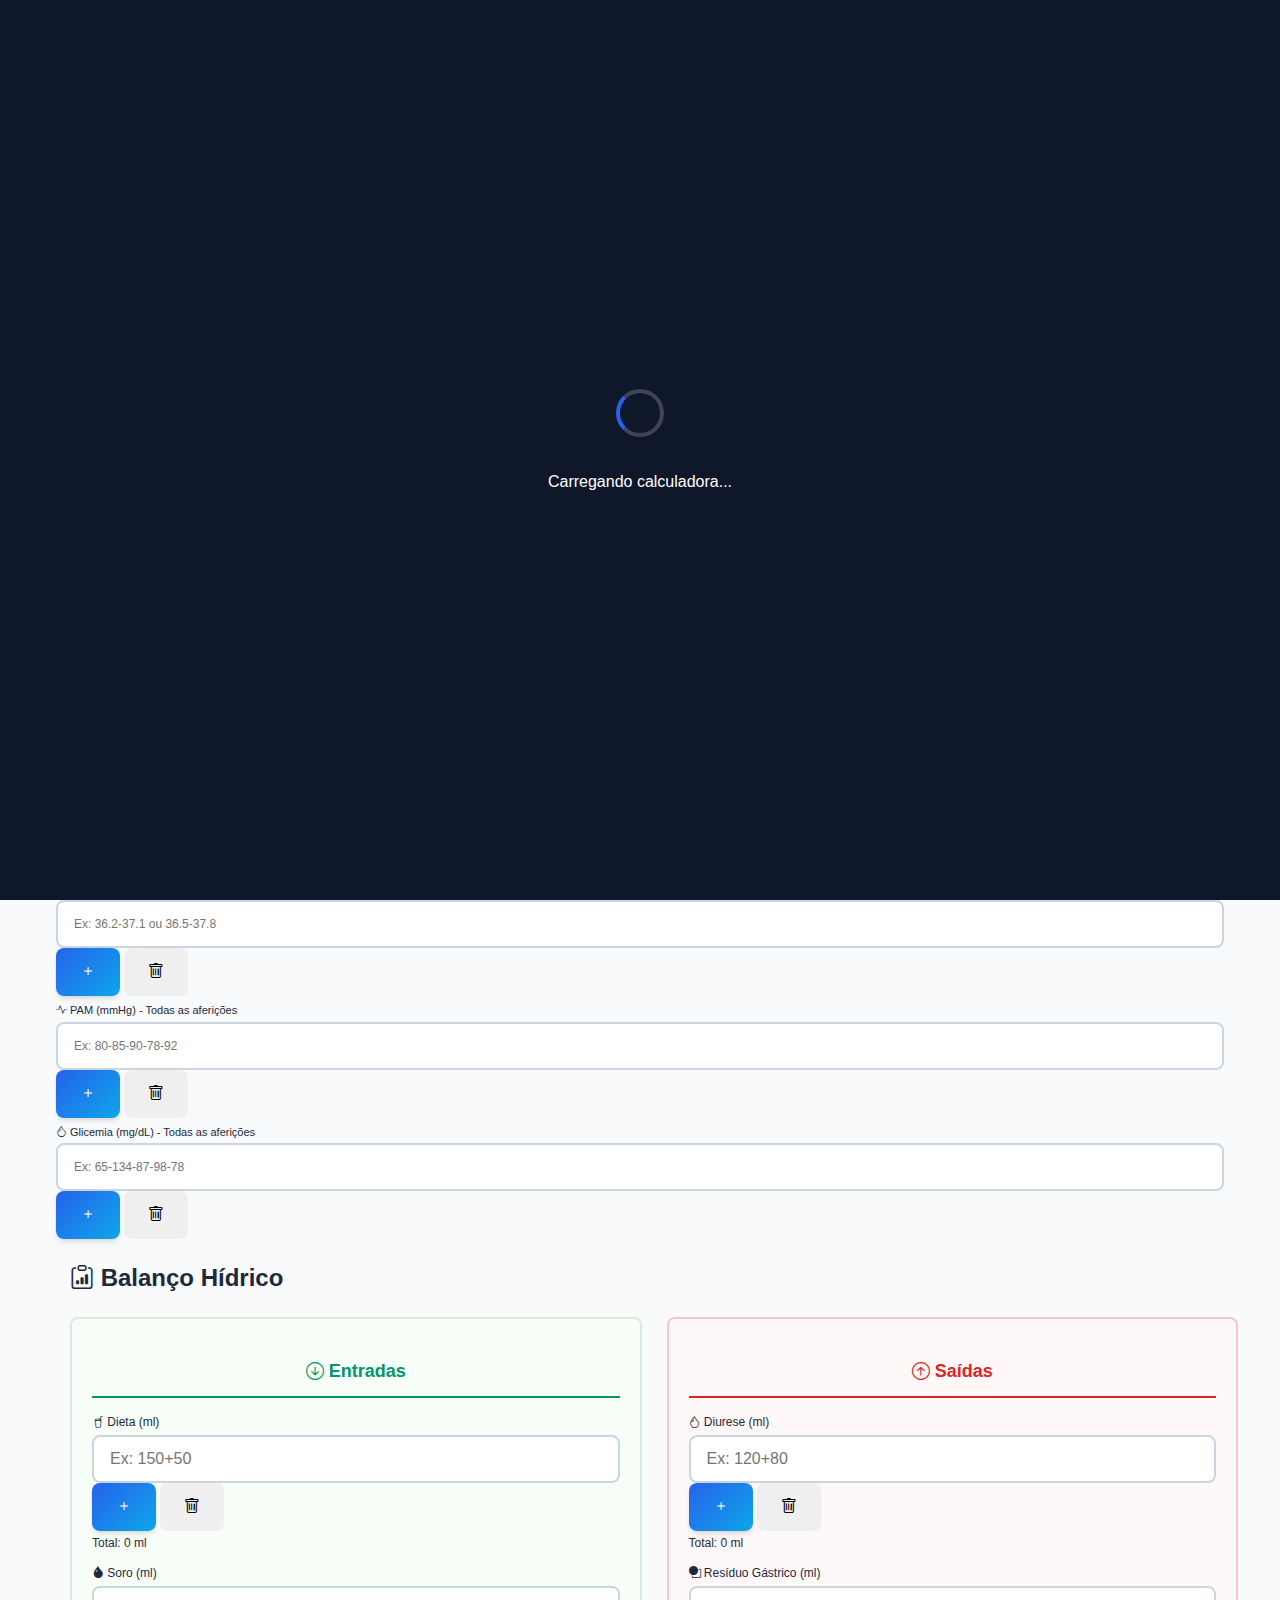
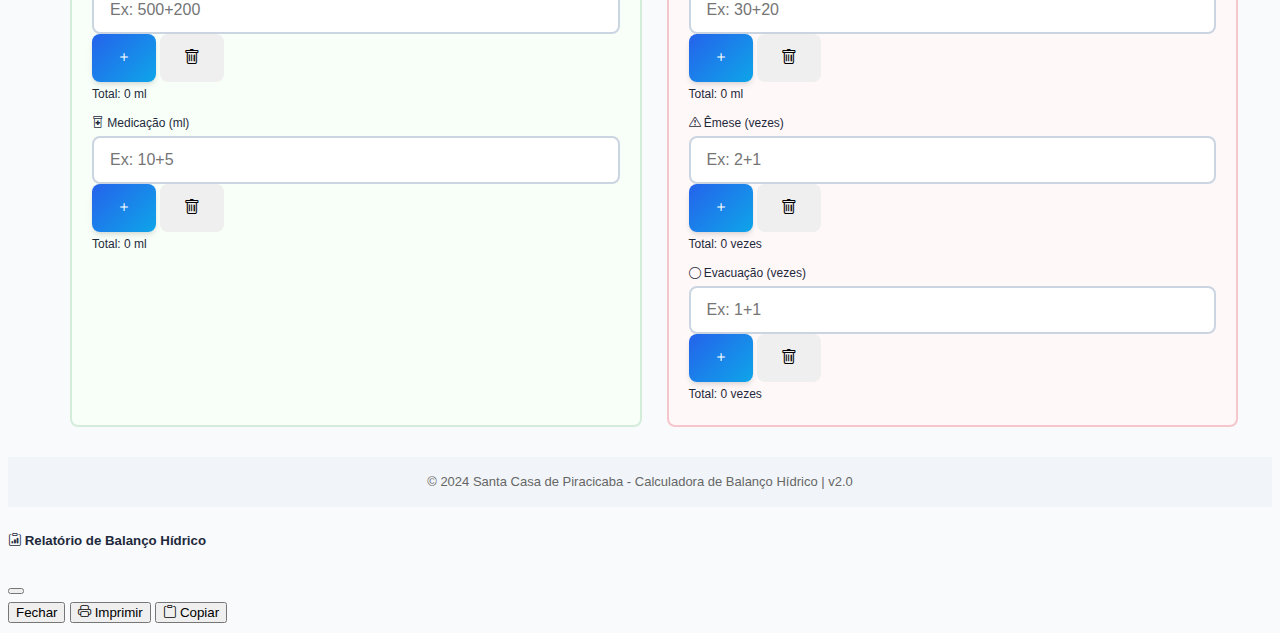
<file: index.html>
<!DOCTYPE html>
<html lang="pt-BR">
<head>
    <meta charset="UTF-8">
    <meta name="viewport" content="width=device-width, initial-scale=1.0, user-scalable=yes">
    <title>Calculadora de Balanço Hídrico | Santa Casa Piracicaba</title>
    
    <!-- Preload critical resources -->
    <link rel="preload" href="https://fonts.googleapis.com/css2?family=Inter:wght@400;500;600;700&display=swap" as="style">
    <link rel="preload" href="static/css/healthcare-theme.css" as="style">
    
    <!-- Security Headers -->
    <meta http-equiv="Content-Security-Policy" content="
        default-src 'self';
        script-src 'self' 'unsafe-inline' https://cdn.jsdelivr.net;
        style-src 'self' 'unsafe-inline' https://cdn.jsdelivr.net https://fonts.googleapis.com;
        font-src 'self' https://cdn.jsdelivr.net https://fonts.gstatic.com;
        img-src 'self' data:;
        connect-src 'self';
        frame-ancestors 'none';
        base-uri 'self';
        form-action 'self';
    ">
    <meta http-equiv="X-Content-Type-Options" content="nosniff">
    <meta http-equiv="X-Frame-Options" content="DENY">
    <meta http-equiv="X-XSS-Protection" content="1; mode=block">
    <meta http-equiv="Referrer-Policy" content="strict-origin-when-cross-origin">
    
    <!-- PWA Manifest -->
    <link rel="manifest" href="manifest.json">
    <meta name="theme-color" content="#2563eb">
    <meta name="apple-mobile-web-app-capable" content="yes">
    <meta name="apple-mobile-web-app-status-bar-style" content="default">
    <meta name="apple-mobile-web-app-title" content="Balanço Hídrico">
    
    <!-- Favicon -->
    <link rel="icon" type="image/svg+xml" href="static/img/favicon.svg">
    <link rel="icon" type="image/png" href="static/img/favicon.png">
    
    <!-- Fonts & Styles -->
    <link href="https://fonts.googleapis.com/css2?family=Inter:wght@400;500;600;700&display=swap" rel="stylesheet">
    <link href="https://cdn.jsdelivr.net/npm/bootstrap-icons@1.11.1/font/bootstrap-icons.css" rel="stylesheet">
    <link href="static/css/healthcare-theme.css" rel="stylesheet">
    
    <!-- SEO & Accessibility -->
    <meta name="description" content="Calculadora profissional de balanço hídrico para equipes médicas. Interface otimizada para dispositivos móveis e ambientes hospitalares.">
    <meta name="keywords" content="balanço hídrico, calculadora médica, UTI, pediatria, Santa Casa Piracicaba">
    <meta name="author" content="Santa Casa de Piracicaba">
    
    <!-- Open Graph -->
    <meta property="og:title" content="Calculadora de Balanço Hídrico - Santa Casa Piracicaba">
    <meta property="og:description" content="Ferramenta profissional para cálculo de balanço hídrico em ambiente hospitalar">
    <meta property="og:type" content="website">
    <meta property="og:image" content="static/img/og-image.jpg">
</head>
<body>
    <!-- Loading Screen -->
    <div id="loading-screen" class="loading-screen" aria-hidden="true">
        <div class="loading-spinner"></div>
        <p>Carregando calculadora...</p>
    </div>

    <!-- Skip Navigation -->
    <a href="#main-content" class="sr-only" tabindex="1">Pular para o conteúdo principal</a>

    <!-- Header -->
    <header class="healthcare-header" role="banner">
        <div class="healthcare-container">
            <a href="#" class="healthcare-logo" aria-label="Santa Casa Piracicaba - Calculadora de Balanço Hídrico">
                <i class="bi bi-heart-pulse-fill" aria-hidden="true"></i>
                <div>Calculadora de Balanço Hídrico - Santa Casa Piracicaba</div>
            </a>
        </div>
    </header>

    <!-- Main Content -->
    <main id="main-content" class="healthcare-container" role="main">
        
        <!-- Desktop Toolbar -->
        <div class="desktop-toolbar">
            <div class="toolbar-section">
                <div class="period-selector-toolbar" style="display: flex; align-items: center; gap: 15px;">
                    <label class="form-label" style="margin: 0; font-weight: 600;">Período de Avaliação:</label>
                    <label class="radio-compact" style="margin: 0;">
                        <input type="radio" name="timeframe" value="12" id="period-12">
                        <span>12 horas</span>
                    </label>
                    <label class="radio-compact" style="margin: 0;">
                        <input type="radio" name="timeframe" value="24" id="period-24" checked>
                        <span>24 horas</span>
                    </label>
                </div>
            </div>
            
            <div class="toolbar-section">
                <div class="button-group-desktop">
                    <button type="button" class="healthcare-button primary lg" onclick="calculateBalance()" id="calculate-button">
                        <i class="bi bi-calculator"></i>
                        <span>Calcular Balanço</span>
                        <kbd>Ctrl+Enter</kbd>
                    </button>
                    <button type="button" class="healthcare-button secondary" onclick="newPatient()">
                        <i class="bi bi-plus-circle"></i>
                        <span>Novo Paciente</span>
                        <kbd>Ctrl+N</kbd>
                    </button>
                </div>
            </div>
        </div>

        <!-- Desktop-First Form Layout -->
        <form class="healthcare-form" id="hydric-balance-form" novalidate>
            
            <!-- Desktop Form Grid -->
            <div class="desktop-form-layout">
                
                <!-- Column 1: Patient Information -->
                <div class="form-panel" style="min-height: 740px; width: 100%; margin-right: 40px;">
                    <div class="panel-header">
                        <h2 class="panel-title">
                            <i class="bi bi-person" aria-hidden="true"></i>
                            Dados do Paciente
                        </h2>
                    </div>
                    <div class="panel-content">
                        <div class="form-group">
                            <label for="patient-name" class="form-label required">Nome</label>
                            <input 
                                type="text" 
                                id="patient-name" 
                                class="form-control" 
                                placeholder="Nome completo do paciente"
                                autocomplete="name"
                                tabindex="1"
                            >
                        </div>
                        
                        <div class="input-group-desktop">
                            <div class="form-group">
                                <label for="patient-bed" class="form-label">Leito</label>
                                <input 
                                    type="text" 
                                    id="patient-bed" 
                                    class="form-control" 
                                    placeholder="Ex: UTI-05"
                                    tabindex="2"
                                >
                            </div>
                            <div class="form-group">
                                <label for="patient-weight" class="form-label required">Peso (kg)</label>
                                <input 
                                    type="number" 
                                    id="patient-weight" 
                                    class="form-control" 
                                    placeholder="0.0"
                                    step="0.1"
                                    min="0.1"
                                    max="300"
                                    tabindex="3"
                                >
                            </div>
                        </div>

                        <!-- Vital Signs Section -->
                        <div style="margin-top: 15px;">
                            <h3 class="section-subtitle" style="margin-bottom: 8px; font-size: 14px;">
                                <i class="bi bi-heart-pulse"></i>
                                Sinais Vitais
                            </h3>

                            <!-- Heart Rate Section -->
                            <div class="calculation-field-desktop" data-field="heart-rate" style="margin-bottom: 6px;">
                                <div class="calculation-label-desktop" style="font-size: 11px; margin-bottom: 2px;">
                                    <i class="bi bi-heart"></i>
                                    Frequência Cardíaca (bpm) - Min/Max
                                </div>
                                <div class="calculation-input-desktop">
                                    <input type="text" id="heart-rate-input" class="form-control compact" placeholder="Ex: 65-89 ou 128-175" tabindex="4" style="height: 28px; font-size: 12px;">
                                    <button type="button" class="healthcare-button compact primary" onclick="addCalculationValue('heart-rate')" style="height: 28px;">
                                        <i class="bi bi-plus"></i>
                                    </button>
                                    <button type="button" class="healthcare-button compact danger" onclick="clearCalculationField('heart-rate')" style="height: 28px;">
                                        <i class="bi bi-trash"></i>
                                    </button>
                                </div>
                                <input type="hidden" id="heart-rate" value="0">
                            </div>

                            <!-- Respiratory Rate Section -->
                            <div class="calculation-field-desktop" data-field="respiratory-rate" style="margin-bottom: 6px;">
                                <div class="calculation-label-desktop" style="font-size: 11px; margin-bottom: 2px;">
                                    <i class="bi bi-wind"></i>
                                    Frequência Respiratória (irpm) - Min/Max
                                </div>
                                <div class="calculation-input-desktop">
                                    <input type="text" id="respiratory-rate-input" class="form-control compact" placeholder="Ex: 16-24 ou 18-20" tabindex="5" style="height: 28px; font-size: 12px;">
                                    <button type="button" class="healthcare-button compact primary" onclick="addCalculationValue('respiratory-rate')" style="height: 28px;">
                                        <i class="bi bi-plus"></i>
                                    </button>
                                    <button type="button" class="healthcare-button compact danger" onclick="clearCalculationField('respiratory-rate')" style="height: 28px;">
                                        <i class="bi bi-trash"></i>
                                    </button>
                                </div>
                                <input type="hidden" id="respiratory-rate" value="0">
                            </div>

                            <!-- Oxygen Saturation Section -->
                            <div class="calculation-field-desktop" data-field="oxygen-saturation" style="margin-bottom: 6px;">
                                <div class="calculation-label-desktop" style="font-size: 11px; margin-bottom: 2px;">
                                    <i class="bi bi-heart-pulse-fill"></i>
                                    SatO₂ (%) - Min/Max
                                </div>
                                <div class="calculation-input-desktop">
                                    <input type="text" id="oxygen-saturation-input" class="form-control compact" placeholder="Ex: 94-98 ou 96-99" tabindex="6" style="height: 28px; font-size: 12px;">
                                    <button type="button" class="healthcare-button compact primary" onclick="addCalculationValue('oxygen-saturation')" style="height: 28px;">
                                        <i class="bi bi-plus"></i>
                                    </button>
                                    <button type="button" class="healthcare-button compact danger" onclick="clearCalculationField('oxygen-saturation')" style="height: 28px;">
                                        <i class="bi bi-trash"></i>
                                    </button>
                                </div>
                                <input type="hidden" id="oxygen-saturation" value="0">
                            </div>

                            <!-- Temperature Section -->
                            <div class="calculation-field-desktop" data-field="temperature" style="margin-bottom: 6px;">
                                <div class="calculation-label-desktop" style="font-size: 11px; margin-bottom: 2px;">
                                    <i class="bi bi-thermometer-half"></i>
                                    Temperatura (°C) - Min/Max
                                </div>
                                <div class="calculation-input-desktop">
                                    <input type="text" id="temperature-input" class="form-control compact" placeholder="Ex: 36.2-37.1 ou 36.5-37.8" tabindex="7" style="height: 28px; font-size: 12px;">
                                    <button type="button" class="healthcare-button compact primary" onclick="addCalculationValue('temperature')" style="height: 28px;">
                                        <i class="bi bi-plus"></i>
                                    </button>
                                    <button type="button" class="healthcare-button compact danger" onclick="clearCalculationField('temperature')" style="height: 28px;">
                                        <i class="bi bi-trash"></i>
                                    </button>
                                </div>
                                <input type="hidden" id="temperature" value="0">
                            </div>

                            <!-- Mean Arterial Pressure Section -->
                            <div class="calculation-field-desktop" data-field="mean-arterial-pressure" style="margin-bottom: 6px;">
                                <div class="calculation-label-desktop" style="font-size: 11px; margin-bottom: 2px;">
                                    <i class="bi bi-activity"></i>
                                    PAM (mmHg) - Todas as aferições
                                </div>
                                <div class="calculation-input-desktop">
                                    <input type="text" id="mean-arterial-pressure-input" class="form-control compact" placeholder="Ex: 80-85-90-78-92" tabindex="8" style="height: 28px; font-size: 12px;">
                                    <button type="button" class="healthcare-button compact primary" onclick="addCalculationValue('mean-arterial-pressure')" style="height: 28px;">
                                        <i class="bi bi-plus"></i>
                                    </button>
                                    <button type="button" class="healthcare-button compact danger" onclick="clearCalculationField('mean-arterial-pressure')" style="height: 28px;">
                                        <i class="bi bi-trash"></i>
                                    </button>
                                </div>
                                <input type="hidden" id="mean-arterial-pressure" value="0">
                            </div>

                            <!-- Blood Glucose Section -->
                            <div class="calculation-field-desktop" data-field="blood-glucose">
                                <div class="calculation-label-desktop" style="font-size: 11px; margin-bottom: 2px;">
                                    <i class="bi bi-droplet"></i>
                                    Glicemia (mg/dL) - Todas as aferições
                                </div>
                                <div class="calculation-input-desktop">
                                    <input type="text" id="blood-glucose-input" class="form-control compact" placeholder="Ex: 65-134-87-98-78" tabindex="9" style="height: 28px; font-size: 12px;">
                                    <button type="button" class="healthcare-button compact primary" onclick="addCalculationValue('blood-glucose')" style="height: 28px;">
                                        <i class="bi bi-plus"></i>
                                    </button>
                                    <button type="button" class="healthcare-button compact danger" onclick="clearCalculationField('blood-glucose')" style="height: 28px;">
                                        <i class="bi bi-trash"></i>
                                    </button>
                                </div>
                                <input type="hidden" id="blood-glucose" value="0">
                            </div>
                        </div>

                    </div>
                </div>

                <!-- Column 2: Hydric Balance (Expanded) -->
                <div class="form-panel" style="grid-column: span 2; min-height: 650px; transform: translateX(14px);">
                    <div class="panel-header">
                        <h2 class="panel-title">
                            <i class="bi bi-clipboard-data" aria-hidden="true"></i>
                            Balanço Hídrico
                        </h2>
                    </div>
                    <div class="panel-content">
                        <div style="display: grid; grid-template-columns: 1fr 1fr; gap: 25px;">
                            <!-- Inputs Section (Left) -->
                            <div style="background: #f8fff8; border: 2px solid #d4edda; border-radius: 8px; padding: 20px;">
                                <h3 class="section-subtitle" style="color: var(--medical-success); margin-bottom: 15px; font-size: 18px; text-align: center; border-bottom: 2px solid var(--medical-success); padding-bottom: 10px;">
                                    <i class="bi bi-arrow-down-circle"></i>
                                    Entradas
                                </h3>
                                
                                <div class="calculation-field-desktop" data-field="diet" style="margin-bottom: 10px;">
                                    <div class="calculation-label-desktop" style="font-size: 12px; margin-bottom: 3px;">
                                        <i class="bi bi-cup-straw"></i>
                                        Dieta (ml)
                                    </div>
                                    <div class="calculation-input-desktop">
                                        <input type="text" id="diet-input" class="form-control compact" placeholder="Ex: 150+50" tabindex="10" style="height: 32px;">
                                        <button type="button" class="healthcare-button compact primary" onclick="addCalculationValue('diet')" style="height: 32px;">
                                            <i class="bi bi-plus"></i>
                                        </button>
                                        <button type="button" class="healthcare-button compact danger" onclick="clearCalculationField('diet')" style="height: 32px;">
                                            <i class="bi bi-trash"></i>
                                        </button>
                                    </div>
                                    <div class="calculation-total-desktop" id="diet-total" style="font-size: 12px; margin-top: 3px;">Total: 0 ml</div>
                                    <input type="hidden" id="diet" value="0">
                                </div>

                                <div class="calculation-field-desktop" data-field="serum" style="margin-bottom: 10px;">
                                    <div class="calculation-label-desktop" style="font-size: 12px; margin-bottom: 3px;">
                                        <i class="bi bi-droplet-fill"></i>
                                        Soro (ml)
                                    </div>
                                    <div class="calculation-input-desktop">
                                        <input type="text" id="serum-input" class="form-control compact" placeholder="Ex: 500+200" tabindex="11" style="height: 32px;">
                                        <button type="button" class="healthcare-button compact primary" onclick="addCalculationValue('serum')" style="height: 32px;">
                                            <i class="bi bi-plus"></i>
                                        </button>
                                        <button type="button" class="healthcare-button compact danger" onclick="clearCalculationField('serum')" style="height: 32px;">
                                            <i class="bi bi-trash"></i>
                                        </button>
                                    </div>
                                    <div class="calculation-total-desktop" id="serum-total" style="font-size: 12px; margin-top: 3px;">Total: 0 ml</div>
                                    <input type="hidden" id="serum" value="0">
                                </div>

                                <div class="calculation-field-desktop" data-field="medication">
                                    <div class="calculation-label-desktop" style="font-size: 12px; margin-bottom: 3px;">
                                        <i class="bi bi-prescription2"></i>
                                        Medicação (ml)
                                    </div>
                                    <div class="calculation-input-desktop">
                                        <input type="text" id="medication-input" class="form-control compact" placeholder="Ex: 10+5" tabindex="12" style="height: 32px;">
                                        <button type="button" class="healthcare-button compact primary" onclick="addCalculationValue('medication')" style="height: 32px;">
                                            <i class="bi bi-plus"></i>
                                        </button>
                                        <button type="button" class="healthcare-button compact danger" onclick="clearCalculationField('medication')" style="height: 32px;">
                                            <i class="bi bi-trash"></i>
                                        </button>
                                    </div>
                                    <div class="calculation-total-desktop" id="medication-total" style="font-size: 12px; margin-top: 3px;">Total: 0 ml</div>
                                    <input type="hidden" id="medication" value="0">
                                </div>
                            </div>

                            <!-- Outputs Section (Right) -->
                            <div style="background: #fff8f8; border: 2px solid #f5c6cb; border-radius: 8px; padding: 20px;">
                                <h3 class="section-subtitle" style="color: var(--medical-danger); margin-bottom: 15px; font-size: 18px; text-align: center; border-bottom: 2px solid var(--medical-danger); padding-bottom: 10px;">
                                    <i class="bi bi-arrow-up-circle"></i>
                                    Saídas
                                </h3>
                                
                                <div class="calculation-field-desktop" data-field="diuresis" style="margin-bottom: 10px;">
                                    <div class="calculation-label-desktop" style="font-size: 12px; margin-bottom: 3px;">
                                        <i class="bi bi-droplet"></i>
                                        Diurese (ml)
                                    </div>
                                    <div class="calculation-input-desktop">
                                        <input type="text" id="diuresis-input" class="form-control compact" placeholder="Ex: 120+80" tabindex="13" style="height: 32px;">
                                        <button type="button" class="healthcare-button compact primary" onclick="addCalculationValue('diuresis')" style="height: 32px;">
                                            <i class="bi bi-plus"></i>
                                        </button>
                                        <button type="button" class="healthcare-button compact danger" onclick="clearCalculationField('diuresis')" style="height: 32px;">
                                            <i class="bi bi-trash"></i>
                                        </button>
                                    </div>
                                    <div class="calculation-total-desktop" id="diuresis-total" style="font-size: 12px; margin-top: 3px;">Total: 0 ml</div>
                                    <input type="hidden" id="diuresis" value="0">
                                </div>

                                <div class="calculation-field-desktop" data-field="gastric-residue" style="margin-bottom: 10px;">
                                    <div class="calculation-label-desktop" style="font-size: 12px; margin-bottom: 3px;">
                                        <i class="bi bi-circle-square"></i>
                                        Resíduo Gástrico (ml)
                                    </div>
                                    <div class="calculation-input-desktop">
                                        <input type="text" id="gastric-residue-input" class="form-control compact" placeholder="Ex: 30+20" tabindex="14" style="height: 32px;">
                                        <button type="button" class="healthcare-button compact primary" onclick="addCalculationValue('gastric-residue')" style="height: 32px;">
                                            <i class="bi bi-plus"></i>
                                        </button>
                                        <button type="button" class="healthcare-button compact danger" onclick="clearCalculationField('gastric-residue')" style="height: 32px;">
                                            <i class="bi bi-trash"></i>
                                        </button>
                                    </div>
                                    <div class="calculation-total-desktop" id="gastric-residue-total" style="font-size: 12px; margin-top: 3px;">Total: 0 ml</div>
                                    <input type="hidden" id="gastric-residue" value="0">
                                </div>

                                <div class="calculation-field-desktop" data-field="emesis" style="margin-bottom: 10px;">
                                    <div class="calculation-label-desktop" style="font-size: 12px; margin-bottom: 3px;">
                                        <i class="bi bi-exclamation-triangle"></i>
                                        Êmese (vezes)
                                    </div>
                                    <div class="calculation-input-desktop">
                                        <input type="text" id="emesis-input" class="form-control compact" placeholder="Ex: 2+1" tabindex="15" style="height: 32px;">
                                        <button type="button" class="healthcare-button compact primary" onclick="addCalculationValue('emesis')" style="height: 32px;">
                                            <i class="bi bi-plus"></i>
                                        </button>
                                        <button type="button" class="healthcare-button compact danger" onclick="clearCalculationField('emesis')" style="height: 32px;">
                                            <i class="bi bi-trash"></i>
                                        </button>
                                    </div>
                                    <div class="calculation-total-desktop" id="emesis-total" style="font-size: 12px; margin-top: 3px;">Total: 0 vezes</div>
                                    <input type="hidden" id="emesis" value="0">
                                </div>

                                <div class="calculation-field-desktop" data-field="evacuations">
                                    <div class="calculation-label-desktop" style="font-size: 12px; margin-bottom: 3px;">
                                        <i class="bi bi-circle"></i>
                                        Evacuação (vezes)
                                    </div>
                                    <div class="calculation-input-desktop">
                                        <input type="text" id="evacuations-input" class="form-control compact" placeholder="Ex: 1+1" tabindex="16" style="height: 32px;">
                                        <button type="button" class="healthcare-button compact primary" onclick="addCalculationValue('evacuations')" style="height: 32px;">
                                            <i class="bi bi-plus"></i>
                                        </button>
                                        <button type="button" class="healthcare-button compact danger" onclick="clearCalculationField('evacuations')" style="height: 32px;">
                                            <i class="bi bi-trash"></i>
                                        </button>
                                    </div>
                                    <div class="calculation-total-desktop" id="evacuations-total" style="font-size: 12px; margin-top: 3px;">Total: 0 vezes</div>
                                    <input type="hidden" id="evacuations" value="0">
                                </div>
                            </div>
                        </div>
                    </div>
                </div>

                <!-- Column 3: Results Panel -->
                <div class="results-panel-desktop" id="results-container" style="display: none;">
                    <div class="results-header-desktop">
                        <h2 id="results-title">
                            <i class="bi bi-clipboard-data"></i>
                            Relatório de Balanço Hídrico
                        </h2>
                        <div class="button-group-desktop">
                            <button type="button" class="healthcare-button secondary compact" onclick="copyResults()" id="copy-button">
                                <i class="bi bi-clipboard"></i>
                                <span>Copiar</span>
                                <kbd>Ctrl+C</kbd>
                            </button>
                            <button type="button" class="healthcare-button secondary compact" onclick="printResults()">
                                <i class="bi bi-printer"></i>
                                <span>Imprimir</span>
                                <kbd>Ctrl+P</kbd>
                            </button>
                        </div>
                    </div>
                    <div class="results-content-desktop" id="results-content">
                        <!-- Results will be populated here -->
                    </div>
                </div>

            </div>
        </form>

    </main>

    <!-- Footer -->
    <footer class="healthcare-footer" role="contentinfo" style="padding: 15px 0; margin-top: 30px;">
        <div class="healthcare-container">
            <p style="margin: 0; font-size: 13px; text-align: center; color: #666;">&copy; 2024 Santa Casa de Piracicaba - Calculadora de Balanço Hídrico | v2.0</p>
        </div>
    </footer>

    <!-- Error Toast -->
    <div id="error-toast" class="toast error" role="alert" aria-live="assertive" aria-atomic="true">
        <div class="toast-header">
            <i class="bi bi-exclamation-triangle-fill" aria-hidden="true"></i>
            <strong>Erro</strong>
        </div>
        <div class="toast-body" id="error-message"></div>
    </div>

    <!-- Success Toast -->
    <div id="success-toast" class="toast success" role="alert" aria-live="polite" aria-atomic="true">
        <div class="toast-header">
            <i class="bi bi-check-circle-fill" aria-hidden="true"></i>
            <strong>Sucesso</strong>
        </div>
        <div class="toast-body" id="success-message"></div>
    </div>

    <!-- Modal do Relatório -->
    <div id="report-modal" class="modal fade" tabindex="-1" aria-labelledby="reportModalLabel" aria-hidden="true">
        <div class="modal-dialog modal-xl">
            <div class="modal-content">
                <div class="modal-header">
                    <h5 class="modal-title" id="reportModalLabel">
                        <i class="bi bi-clipboard-data"></i>
                        Relatório de Balanço Hídrico
                    </h5>
                    <button type="button" class="btn-close" data-bs-dismiss="modal" aria-label="Close"></button>
                </div>
                <div class="modal-body">
                    <div id="report-content">
                        <!-- Conteúdo do relatório será inserido aqui -->
                    </div>
                </div>
                <div class="modal-footer">
                    <button type="button" class="btn btn-secondary" data-bs-dismiss="modal">Fechar</button>
                    <button type="button" class="btn btn-primary" onclick="printReport()">
                        <i class="bi bi-printer"></i>
                        Imprimir
                    </button>
                    <button type="button" class="btn btn-success" onclick="copyReport()">
                        <i class="bi bi-clipboard"></i>
                        Copiar
                    </button>
                </div>
            </div>
        </div>
    </div>

    <!-- Bootstrap JS -->
    <script src="https://cdn.jsdelivr.net/npm/bootstrap@5.3.0/dist/js/bootstrap.bundle.min.js"></script>
    
    <!-- Scripts -->
    <script src="static/js/secure-math-parser.js"></script>
    <script src="static/js/calculator.js"></script>
    <script src="static/js/ui-manager.js"></script>
    <script src="static/js/form-handler.js"></script>
    <script src="static/js/healthcare-interface.js"></script>
    <script src="static/js/report-generator.js"></script>
    <script src="static/js/main.js"></script>
    
    <!-- PWA Service Worker -->
    <script>
        if ('serviceWorker' in navigator) {
            window.addEventListener('load', () => {
                navigator.serviceWorker.register('sw.js')
                    .then(registration => console.log('SW registered'))
                    .catch(registrationError => console.log('SW registration failed'));
            });
        }
    </script>
</body>
</html>
</file>
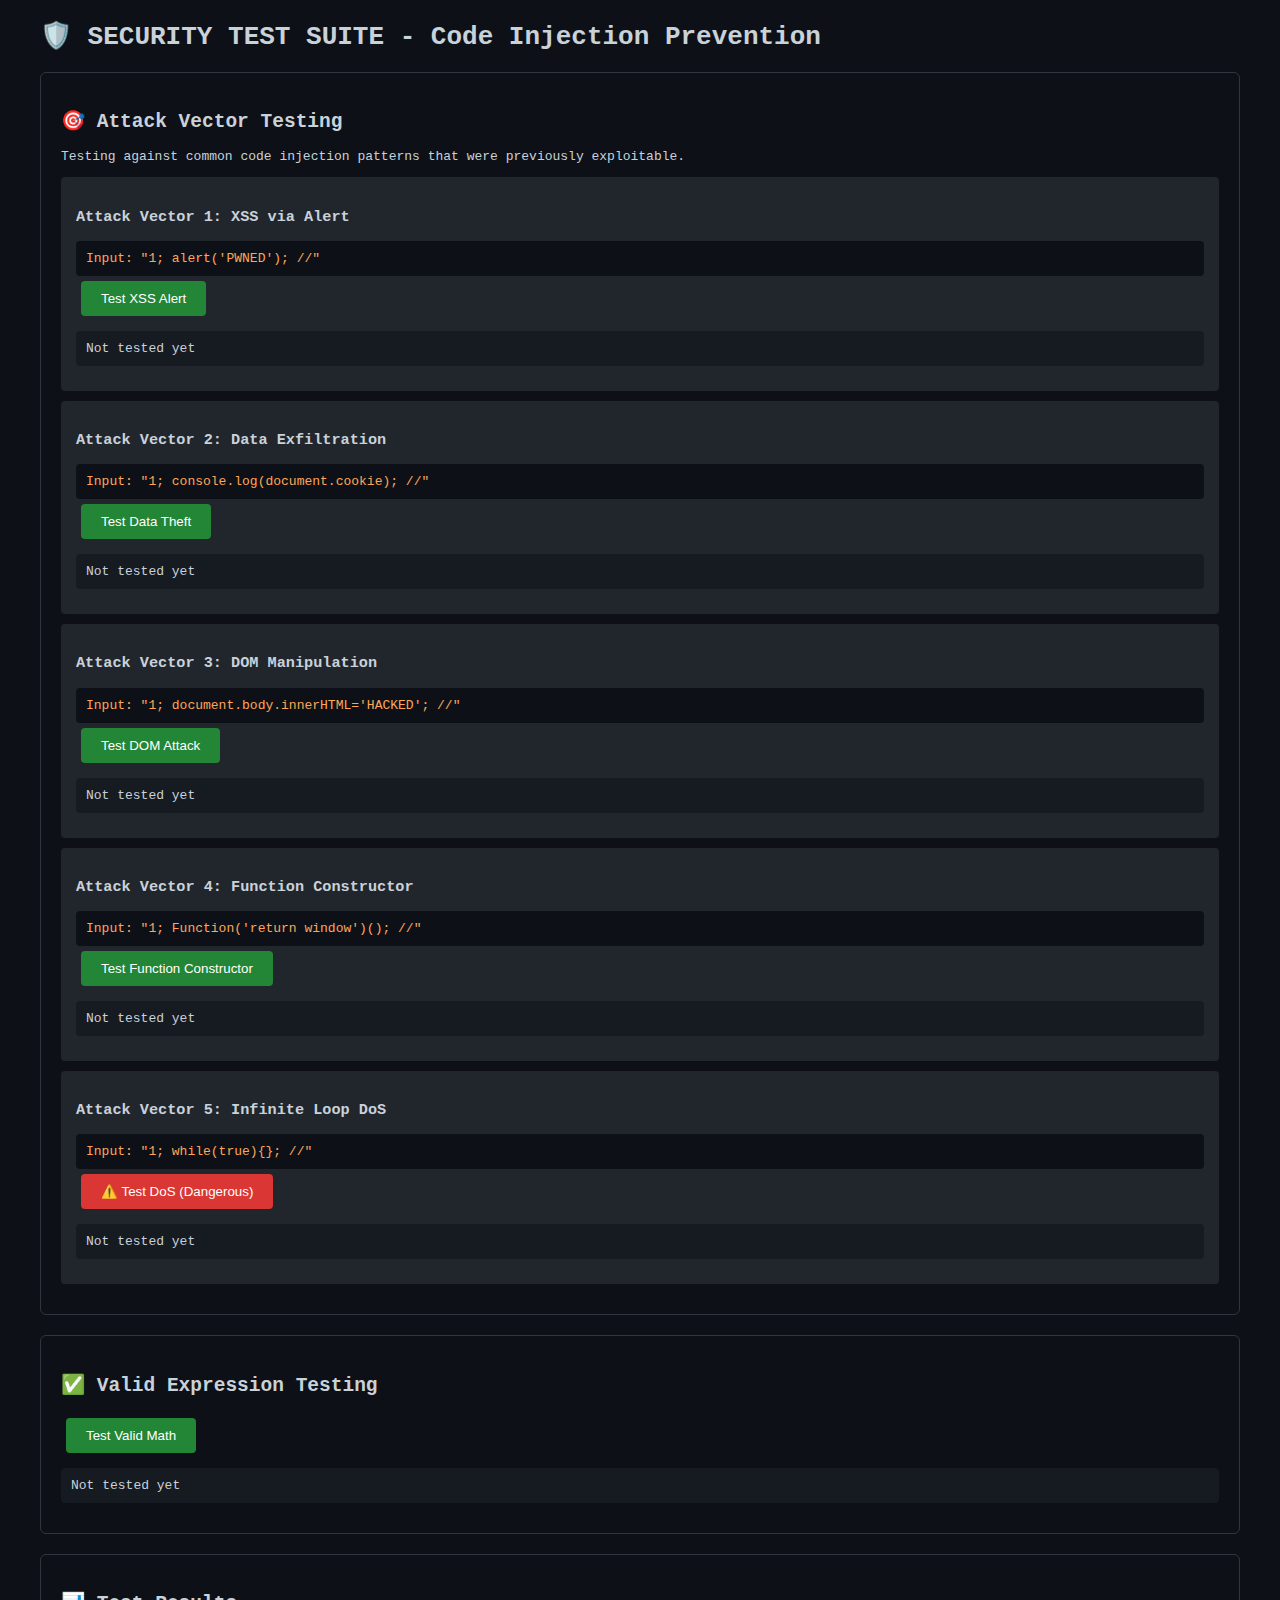
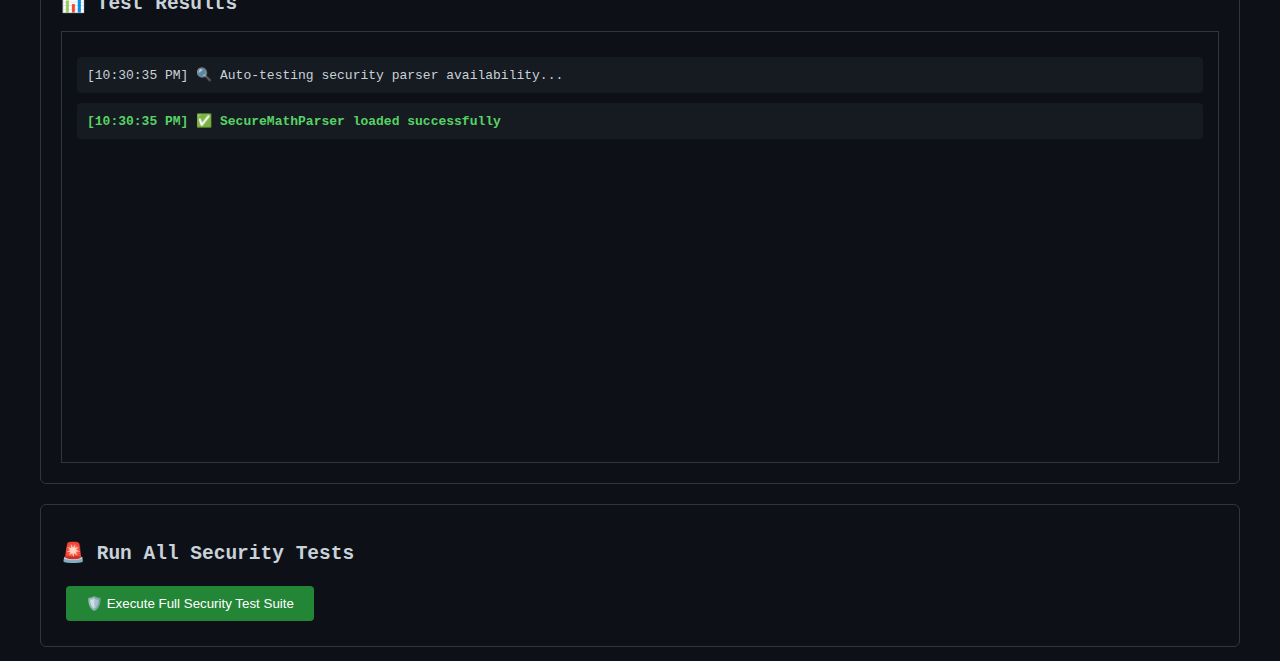
<file: security-test.html>
<!DOCTYPE html>
<html lang="pt-BR">
<head>
    <meta charset="UTF-8">
    <meta name="viewport" content="width=device-width, initial-scale=1.0">
    <title>Security Test Suite - Code Injection Prevention</title>
    
    <!-- Security Headers -->
    <meta http-equiv="Content-Security-Policy" content="
        default-src 'self';
        script-src 'self' 'unsafe-inline' https://cdn.jsdelivr.net;
        style-src 'self' 'unsafe-inline' https://cdn.jsdelivr.net;
        font-src 'self' https://cdn.jsdelivr.net;
        img-src 'self' data:;
        connect-src 'self';
        frame-ancestors 'none';
        base-uri 'self';
        form-action 'self';
    ">
    
    <style>
        body { font-family: monospace; margin: 20px; background: #0d1117; color: #c9d1d9; }
        .test-container { max-width: 1200px; margin: 0 auto; }
        .test-section { margin: 20px 0; padding: 20px; border: 1px solid #30363d; border-radius: 6px; }
        .pass { color: #56d364; font-weight: bold; }
        .fail { color: #f85149; font-weight: bold; }
        .blocked { color: #ff7b72; font-weight: bold; }
        .test-result { margin: 10px 0; padding: 10px; background: #161b22; border-radius: 4px; }
        .attack-vector { background: #21262d; padding: 15px; margin: 10px 0; border-radius: 4px; }
        .code { background: #0d1117; padding: 10px; border-radius: 4px; color: #ffa657; }
        #output { background: #0d1117; padding: 15px; height: 400px; overflow-y: auto; border: 1px solid #30363d; }
        button { background: #238636; color: white; border: none; padding: 10px 20px; margin: 5px; border-radius: 4px; cursor: pointer; }
        button:hover { background: #2ea043; }
        .danger-btn { background: #da3633; }
        .danger-btn:hover { background: #f85149; }
    </style>
</head>
<body>
    <div class="test-container">
        <h1>🛡️ SECURITY TEST SUITE - Code Injection Prevention</h1>
        
        <div class="test-section">
            <h2>🎯 Attack Vector Testing</h2>
            <p>Testing against common code injection patterns that were previously exploitable.</p>
            
            <div class="attack-vector">
                <h3>Attack Vector 1: XSS via Alert</h3>
                <div class="code">Input: "1; alert('PWNED'); //"</div>
                <button onclick="testXSSAlert()">Test XSS Alert</button>
                <div id="xss-result" class="test-result">Not tested yet</div>
            </div>
            
            <div class="attack-vector">
                <h3>Attack Vector 2: Data Exfiltration</h3>
                <div class="code">Input: "1; console.log(document.cookie); //"</div>
                <button onclick="testDataExfiltration()">Test Data Theft</button>
                <div id="data-result" class="test-result">Not tested yet</div>
            </div>
            
            <div class="attack-vector">
                <h3>Attack Vector 3: DOM Manipulation</h3>
                <div class="code">Input: "1; document.body.innerHTML='HACKED'; //"</div>
                <button onclick="testDOMManipulation()">Test DOM Attack</button>
                <div id="dom-result" class="test-result">Not tested yet</div>
            </div>
            
            <div class="attack-vector">
                <h3>Attack Vector 4: Function Constructor</h3>
                <div class="code">Input: "1; Function('return window')(); //"</div>
                <button onclick="testFunctionConstructor()">Test Function Constructor</button>
                <div id="func-result" class="test-result">Not tested yet</div>
            </div>
            
            <div class="attack-vector">
                <h3>Attack Vector 5: Infinite Loop DoS</h3>
                <div class="code">Input: "1; while(true){}; //"</div>
                <button class="danger-btn" onclick="testDoSAttack()">⚠️ Test DoS (Dangerous)</button>
                <div id="dos-result" class="test-result">Not tested yet</div>
            </div>
        </div>

        <div class="test-section">
            <h2>✅ Valid Expression Testing</h2>
            <button onclick="testValidExpressions()">Test Valid Math</button>
            <div id="valid-result" class="test-result">Not tested yet</div>
        </div>

        <div class="test-section">
            <h2>📊 Test Results</h2>
            <div id="output"></div>
        </div>

        <div class="test-section">
            <h2>🚨 Run All Security Tests</h2>
            <button onclick="runFullSecuritySuite()">🛡️ Execute Full Security Test Suite</button>
        </div>
    </div>

    <!-- Load secure components -->
    <script src="static/js/secure-math-parser.js"></script>
    
    <script>
        class SecurityTester {
            constructor() {
                this.output = document.getElementById('output');
                this.results = [];
            }

            log(message, type = 'info') {
                const timestamp = new Date().toLocaleTimeString();
                const logEntry = `[${timestamp}] ${message}`;
                console.log(logEntry);
                
                const div = document.createElement('div');
                div.className = `test-result ${type}`;
                div.textContent = logEntry;
                this.output.appendChild(div);
                this.output.scrollTop = this.output.scrollHeight;
            }

            testSecureParser(expression, testName, expectedBehavior) {
                try {
                    if (!window.SecureMathParser) {
                        this.log(`❌ CRITICAL: SecureMathParser not loaded!`, 'fail');
                        return false;
                    }

                    const parser = new SecureMathParser();
                    const result = parser.evaluate(expression);
                    
                    if (expectedBehavior === 'should_block') {
                        this.log(`❌ SECURITY FAILURE: ${testName} - Expression was not blocked!`, 'fail');
                        this.log(`   Expression: ${expression}`, 'fail');
                        this.log(`   Result: ${result}`, 'fail');
                        return false;
                    } else {
                        this.log(`✅ PASS: ${testName} - Valid expression processed correctly`, 'pass');
                        this.log(`   Expression: ${expression} = ${result}`, 'pass');
                        return true;
                    }
                } catch (error) {
                    if (expectedBehavior === 'should_block') {
                        if (error.message.includes('SECURITY:')) {
                            this.log(`✅ SECURITY PASS: ${testName} - Attack blocked by security layer`, 'pass');
                            this.log(`   Security message: ${error.message}`, 'pass');
                            return true;
                        } else {
                            this.log(`✅ PASS: ${testName} - Attack blocked by validation`, 'pass');
                            this.log(`   Error: ${error.message}`, 'pass');
                            return true;
                        }
                    } else {
                        this.log(`❌ FAIL: ${testName} - Valid expression rejected`, 'fail');
                        this.log(`   Error: ${error.message}`, 'fail');
                        return false;
                    }
                }
            }

            updateResult(elementId, success, message) {
                const element = document.getElementById(elementId);
                element.className = `test-result ${success ? 'pass' : 'fail'}`;
                element.textContent = message;
            }
        }

        const tester = new SecurityTester();

        function testXSSAlert() {
            const success = tester.testSecureParser("1; alert('PWNED'); //", "XSS Alert Attack", "should_block");
            tester.updateResult('xss-result', success, success ? '✅ BLOCKED - XSS attack prevented' : '❌ FAILED - XSS attack succeeded');
        }

        function testDataExfiltration() {
            const success = tester.testSecureParser("1; console.log(document.cookie); //", "Data Exfiltration Attack", "should_block");
            tester.updateResult('data-result', success, success ? '✅ BLOCKED - Data theft prevented' : '❌ FAILED - Data theft succeeded');
        }

        function testDOMManipulation() {
            const success = tester.testSecureParser("1; document.body.innerHTML='HACKED'; //", "DOM Manipulation Attack", "should_block");
            tester.updateResult('dom-result', success, success ? '✅ BLOCKED - DOM attack prevented' : '❌ FAILED - DOM attack succeeded');
        }

        function testFunctionConstructor() {
            const success = tester.testSecureParser("1; Function('return window')(); //", "Function Constructor Attack", "should_block");
            tester.updateResult('func-result', success, success ? '✅ BLOCKED - Function constructor prevented' : '❌ FAILED - Function constructor succeeded');
        }

        function testDoSAttack() {
            const confirmed = confirm("⚠️ WARNING: This test could freeze your browser if the security fix failed. Continue?");
            if (!confirmed) return;
            
            const success = tester.testSecureParser("1; while(true){}; //", "DoS Infinite Loop Attack", "should_block");
            tester.updateResult('dos-result', success, success ? '✅ BLOCKED - DoS attack prevented' : '❌ FAILED - DoS attack succeeded');
        }

        function testValidExpressions() {
            const validTests = [
                { expr: "10 + 5", expected: 15 },
                { expr: "100 * 2.5", expected: 250 },
                { expr: "(10 + 5) * 2", expected: 30 },
                { expr: "100 / 4", expected: 25 },
                { expr: "10.5 + 2.3", expected: 12.8 }
            ];

            let allPassed = true;
            for (const test of validTests) {
                const success = tester.testSecureParser(test.expr, `Valid Math: ${test.expr}`, "should_work");
                if (!success) allPassed = false;
            }

            tester.updateResult('valid-result', allPassed, allPassed ? '✅ All valid expressions work correctly' : '❌ Some valid expressions failed');
        }

        function runFullSecuritySuite() {
            tester.output.innerHTML = '';
            tester.log('🚀 STARTING FULL SECURITY TEST SUITE...', 'info');
            
            testXSSAlert();
            testDataExfiltration();
            testDOMManipulation();
            testFunctionConstructor();
            testValidExpressions();
            
            tester.log('📊 SECURITY TEST SUITE COMPLETED', 'info');
            tester.log('Review results above. All attack vectors should be BLOCKED.', 'info');
        }

        // Auto-run basic security test on load
        setTimeout(() => {
            tester.log('🔍 Auto-testing security parser availability...', 'info');
            if (window.SecureMathParser) {
                tester.log('✅ SecureMathParser loaded successfully', 'pass');
            } else {
                tester.log('❌ CRITICAL: SecureMathParser not available!', 'fail');
            }
        }, 500);
    </script>
</body>
</html>
</file>
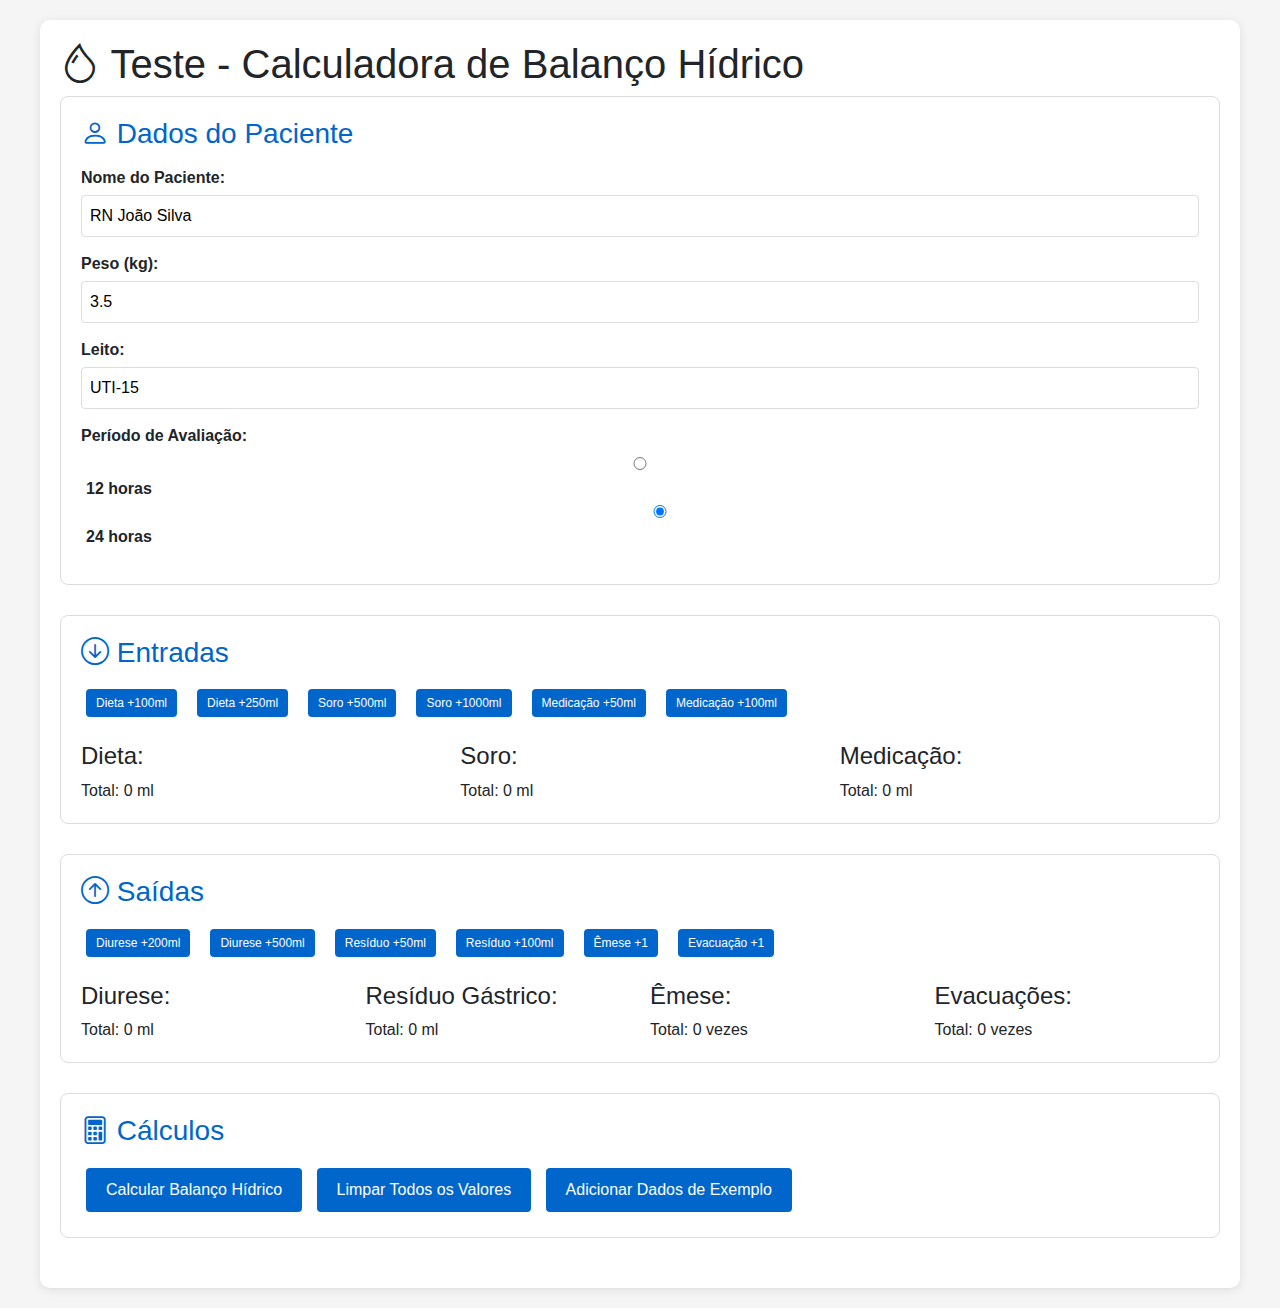
<file: test-balance-calculation.html>
<!DOCTYPE html>
<html lang="pt-BR">
<head>
    <meta charset="UTF-8">
    <meta name="viewport" content="width=device-width, initial-scale=1.0">
    <title>Teste - Cálculo de Balanço Hídrico</title>
    <link href="https://cdn.jsdelivr.net/npm/bootstrap@5.3.0/dist/css/bootstrap.min.css" rel="stylesheet">
    <link href="https://cdn.jsdelivr.net/npm/bootstrap-icons@1.11.1/font/bootstrap-icons.css" rel="stylesheet">
    <style>
        body {
            font-family: Arial, sans-serif;
            margin: 20px;
            background-color: #f5f5f5;
        }
        .test-container {
            max-width: 1200px;
            margin: 0 auto;
            background: white;
            padding: 20px;
            border-radius: 10px;
            box-shadow: 0 2px 10px rgba(0,0,0,0.1);
        }
        .test-section {
            margin-bottom: 30px;
            padding: 20px;
            border: 1px solid #ddd;
            border-radius: 8px;
        }
        .test-section h3 {
            color: #0066cc;
            margin-bottom: 15px;
        }
        .form-group {
            margin-bottom: 15px;
        }
        .form-group label {
            display: block;
            margin-bottom: 5px;
            font-weight: bold;
        }
        .form-group input {
            width: 100%;
            padding: 8px;
            border: 1px solid #ddd;
            border-radius: 4px;
        }
        .btn {
            background: #0066cc;
            color: white;
            border: none;
            padding: 10px 20px;
            border-radius: 4px;
            cursor: pointer;
            margin: 5px;
        }
        .btn:hover {
            background: #0052a3;
        }
        .results {
            margin-top: 20px;
            padding: 20px;
            background-color: #f8f9fa;
            border-radius: 8px;
            border: 1px solid #dee2e6;
        }
        .results pre {
            background: #e9ecef;
            padding: 10px;
            border-radius: 4px;
            overflow-x: auto;
        }
        .quick-add-buttons {
            display: flex;
            gap: 10px;
            margin-bottom: 20px;
        }
        .quick-add-buttons button {
            padding: 5px 10px;
            font-size: 12px;
        }
        .calculation-display {
            background: #fff;
            border: 1px solid #ddd;
            border-radius: 8px;
            padding: 20px;
            margin-top: 20px;
        }
        .report-section {
            margin-bottom: 25px;
        }
        .report-subsection {
            margin-bottom: 20px;
        }
        .report-item {
            display: flex;
            justify-content: space-between;
            padding: 8px 0;
            border-bottom: 1px solid #eee;
        }
        .report-item-label {
            font-weight: 500;
            color: #333;
        }
        .report-item-value {
            font-weight: 600;
            color: #0066cc;
        }
        .total-item {
            font-weight: bold;
            background-color: #f8f9fa;
            padding: 10px;
            border-radius: 4px;
        }
    </style>
</head>
<body>
    <div class="test-container">
        <h1><i class="bi bi-droplet"></i> Teste - Calculadora de Balanço Hídrico</h1>
        
        <!-- Dados do Paciente -->
        <div class="test-section">
            <h3><i class="bi bi-person"></i> Dados do Paciente</h3>
            <div class="form-group">
                <label for="test-patient-name">Nome do Paciente:</label>
                <input type="text" id="test-patient-name" value="RN João Silva">
            </div>
            <div class="form-group">
                <label for="test-patient-weight">Peso (kg):</label>
                <input type="number" id="test-patient-weight" value="3.5" step="0.1">
            </div>
            <div class="form-group">
                <label for="test-patient-bed">Leito:</label>
                <input type="text" id="test-patient-bed" value="UTI-15">
            </div>
            <div class="form-group">
                <label>Período de Avaliação:</label>
                <input type="radio" name="test-timeframe" value="12" id="test-12h">
                <label for="test-12h" style="display: inline; margin-left: 5px;">12 horas</label>
                <input type="radio" name="test-timeframe" value="24" id="test-24h" checked style="margin-left: 20px;">
                <label for="test-24h" style="display: inline; margin-left: 5px;">24 horas</label>
            </div>
        </div>

        <!-- Entradas -->
        <div class="test-section">
            <h3><i class="bi bi-arrow-down-circle"></i> Entradas</h3>
            
            <div class="quick-add-buttons">
                <button class="btn" onclick="addTestValue('diet', 100)">Dieta +100ml</button>
                <button class="btn" onclick="addTestValue('diet', 250)">Dieta +250ml</button>
                <button class="btn" onclick="addTestValue('serum', 500)">Soro +500ml</button>
                <button class="btn" onclick="addTestValue('serum', 1000)">Soro +1000ml</button>
                <button class="btn" onclick="addTestValue('medication', 50)">Medicação +50ml</button>
                <button class="btn" onclick="addTestValue('medication', 100)">Medicação +100ml</button>
            </div>

            <div style="display: flex; gap: 20px;">
                <div style="flex: 1;">
                    <h4>Dieta:</h4>
                    <div id="diet-display">Total: 0 ml</div>
                </div>
                <div style="flex: 1;">
                    <h4>Soro:</h4>
                    <div id="serum-display">Total: 0 ml</div>
                </div>
                <div style="flex: 1;">
                    <h4>Medicação:</h4>
                    <div id="medication-display">Total: 0 ml</div>
                </div>
            </div>
        </div>

        <!-- Saídas -->
        <div class="test-section">
            <h3><i class="bi bi-arrow-up-circle"></i> Saídas</h3>
            
            <div class="quick-add-buttons">
                <button class="btn" onclick="addTestValue('diuresis', 200)">Diurese +200ml</button>
                <button class="btn" onclick="addTestValue('diuresis', 500)">Diurese +500ml</button>
                <button class="btn" onclick="addTestValue('gastric-residue', 50)">Resíduo +50ml</button>
                <button class="btn" onclick="addTestValue('gastric-residue', 100)">Resíduo +100ml</button>
                <button class="btn" onclick="addTestValue('emesis', 1)">Êmese +1</button>
                <button class="btn" onclick="addTestValue('evacuations', 1)">Evacuação +1</button>
            </div>

            <div style="display: flex; gap: 20px;">
                <div style="flex: 1;">
                    <h4>Diurese:</h4>
                    <div id="diuresis-display">Total: 0 ml</div>
                </div>
                <div style="flex: 1;">
                    <h4>Resíduo Gástrico:</h4>
                    <div id="gastric-residue-display">Total: 0 ml</div>
                </div>
                <div style="flex: 1;">
                    <h4>Êmese:</h4>
                    <div id="emesis-display">Total: 0 vezes</div>
                </div>
                <div style="flex: 1;">
                    <h4>Evacuações:</h4>
                    <div id="evacuations-display">Total: 0 vezes</div>
                </div>
            </div>
        </div>

        <!-- Botões de Ação -->
        <div class="test-section">
            <h3><i class="bi bi-calculator"></i> Cálculos</h3>
            <button class="btn" onclick="calculateTestBalance()">Calcular Balanço Hídrico</button>
            <button class="btn" onclick="clearAllTest()">Limpar Todos os Valores</button>
            <button class="btn" onclick="addSampleData()">Adicionar Dados de Exemplo</button>
        </div>

        <!-- Resultado -->
        <div id="test-results" class="results" style="display: none;">
            <h3><i class="bi bi-clipboard-data"></i> Resultado do Cálculo</h3>
            <div id="calculation-display"></div>
        </div>
    </div>

    <!-- Scripts -->
    <script src="static/js/safe-math-parser.js"></script>
    <script src="static/js/hydric-accumulator.js"></script>
    <script src="static/js/report-generator.js"></script>
    
    <script>
        // Inicializar accumulator
        window.hydricAccumulator = new HydricAccumulator();
        
        // Função para adicionar valores de teste
        function addTestValue(fieldName, value) {
            const result = window.hydricAccumulator.addValue(fieldName, value.toString());
            updateDisplay(fieldName);
            console.log(`Adicionado ${value} ao campo ${fieldName}:`, result);
        }
        
        // Função para atualizar display
        function updateDisplay(fieldName) {
            const total = window.hydricAccumulator.getFieldTotal(fieldName);
            const unit = fieldName === 'emesis' || fieldName === 'evacuations' ? 'vezes' : 'ml';
            document.getElementById(`${fieldName}-display`).textContent = `Total: ${total} ${unit}`;
        }
        
        // Função para calcular balanço
        function calculateTestBalance() {
            const patientData = {
                name: document.getElementById('test-patient-name').value,
                weight: document.getElementById('test-patient-weight').value,
                bed: document.getElementById('test-patient-bed').value,
                timeframe: document.querySelector('input[name="test-timeframe"]:checked').value
            };
            
            const reportGenerator = new ReportGenerator();
            const hydricBalance = reportGenerator.calculateHydricBalance(patientData);
            
            // Exibir resultado
            document.getElementById('test-results').style.display = 'block';
            
            if (hydricBalance.hasData) {
                const html = reportGenerator.generateHydricBalanceHTML(hydricBalance);
                document.getElementById('calculation-display').innerHTML = html;
            } else {
                document.getElementById('calculation-display').innerHTML = 
                    `<div class="alert alert-warning">${hydricBalance.error}</div>`;
            }
            
            console.log('Resultado do cálculo:', hydricBalance);
        }
        
        // Função para limpar todos os valores
        function clearAllTest() {
            window.hydricAccumulator.reset();
            updateAllDisplays();
        }
        
        // Função para adicionar dados de exemplo
        function addSampleData() {
            clearAllTest();
            
            // Entradas
            addTestValue('diet', 300);
            addTestValue('diet', 250);
            addTestValue('serum', 800);
            addTestValue('serum', 500);
            addTestValue('medication', 50);
            addTestValue('medication', 75);
            
            // Saídas
            addTestValue('diuresis', 400);
            addTestValue('diuresis', 350);
            addTestValue('gastric-residue', 30);
            addTestValue('gastric-residue', 20);
            addTestValue('emesis', 2);
            addTestValue('evacuations', 1);
            
            console.log('Dados de exemplo adicionados');
        }
        
        // Função para atualizar todos os displays
        function updateAllDisplays() {
            ['diet', 'serum', 'medication', 'diuresis', 'gastric-residue', 'emesis', 'evacuations'].forEach(field => {
                updateDisplay(field);
            });
        }
        
        // Inicializar displays
        updateAllDisplays();
        
        console.log('Teste de Balanço Hídrico iniciado');
    </script>
</body>
</html>
</file>
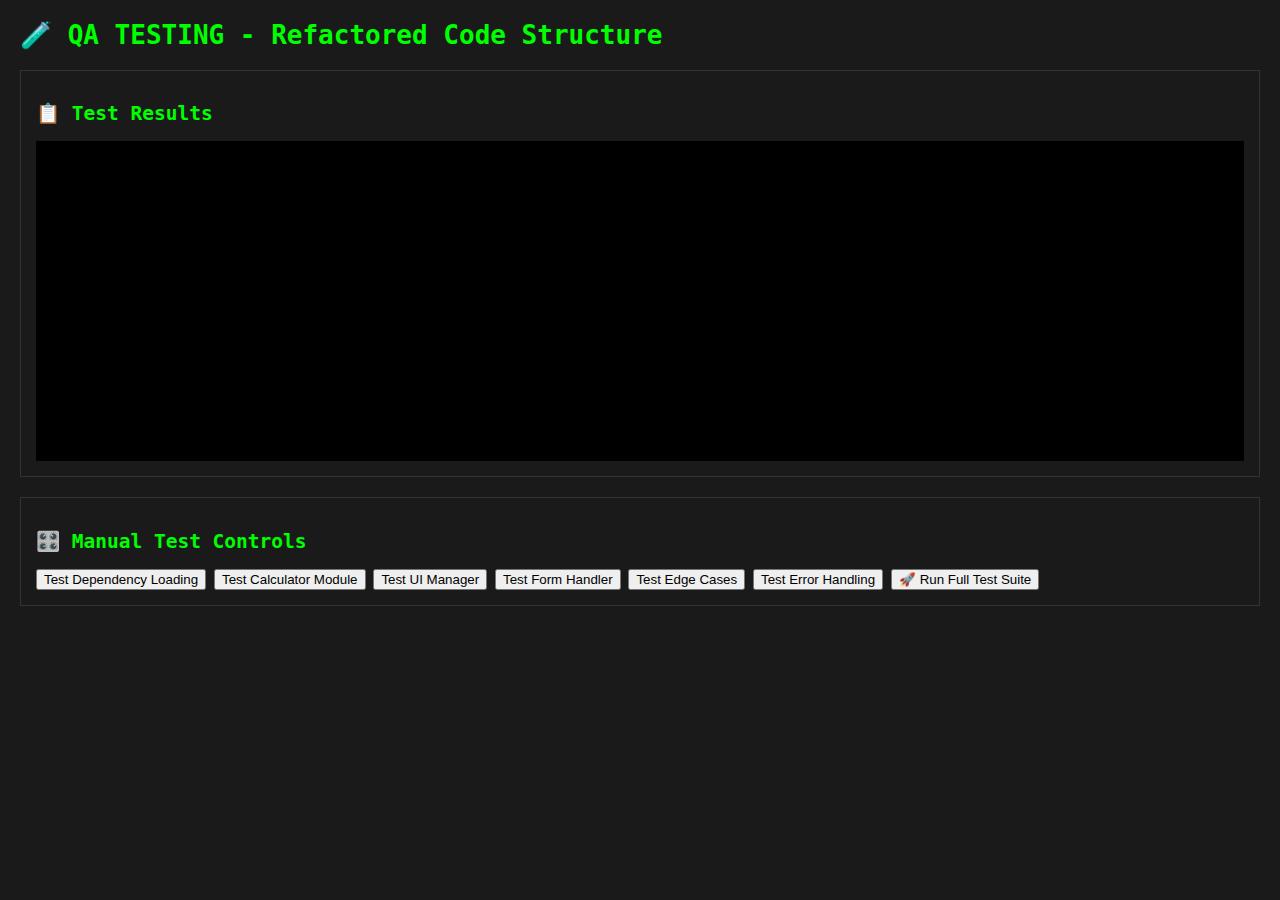
<file: test-structure.html>
<!DOCTYPE html>
<html lang="pt-BR">
<head>
    <meta charset="UTF-8">
    <meta name="viewport" content="width=device-width, initial-scale=1.0">
    <title>QA Test - Refactored Code Structure</title>
    <style>
        body { font-family: monospace; margin: 20px; background: #1a1a1a; color: #00ff00; }
        .test-section { margin: 20px 0; padding: 15px; border: 1px solid #333; }
        .pass { color: #00ff00; }
        .fail { color: #ff0000; }
        .warning { color: #ffaa00; }
        .test-result { margin: 5px 0; }
        #output { background: #000; padding: 10px; height: 300px; overflow-y: auto; }
    </style>
</head>
<body>
    <h1>🧪 QA TESTING - Refactored Code Structure</h1>
    
    <div class="test-section">
        <h2>📋 Test Results</h2>
        <div id="output"></div>
    </div>

    <div class="test-section">
        <h2>🎛️ Manual Test Controls</h2>
        <button onclick="testDependencyLoading()">Test Dependency Loading</button>
        <button onclick="testCalculatorModule()">Test Calculator Module</button>
        <button onclick="testUIManager()">Test UI Manager</button>
        <button onclick="testFormHandler()">Test Form Handler</button>
        <button onclick="testEdgeCases()">Test Edge Cases</button>
        <button onclick="testErrorHandling()">Test Error Handling</button>
        <button onclick="runFullTestSuite()">🚀 Run Full Test Suite</button>
    </div>

    <!-- Load modules in dependency order -->
    <script src="https://cdn.jsdelivr.net/npm/bootstrap@5.3.0/dist/js/bootstrap.bundle.min.js"></script>
    <script src="static/js/calculator.js"></script>
    <script src="static/js/ui-manager.js"></script>
    <script src="static/js/form-handler.js"></script>
    <script src="static/js/main.js"></script>

    <script>
        // QA Testing Framework
        class QATester {
            constructor() {
                this.results = [];
                this.output = document.getElementById('output');
            }

            log(message, type = 'info') {
                const timestamp = new Date().toLocaleTimeString();
                const logEntry = `[${timestamp}] ${message}`;
                console.log(logEntry);
                
                const div = document.createElement('div');
                div.className = `test-result ${type}`;
                div.textContent = logEntry;
                this.output.appendChild(div);
                this.output.scrollTop = this.output.scrollHeight;
            }

            assert(condition, message) {
                if (condition) {
                    this.log(`✅ PASS: ${message}`, 'pass');
                    this.results.push({ test: message, status: 'PASS' });
                } else {
                    this.log(`❌ FAIL: ${message}`, 'fail');
                    this.results.push({ test: message, status: 'FAIL' });
                }
            }

            warn(message) {
                this.log(`⚠️  WARNING: ${message}`, 'warning');
                this.results.push({ test: message, status: 'WARNING' });
            }

            testDependencyLoading() {
                this.log('🔍 Testing Dependency Loading...', 'info');
                
                // Test if all classes are defined
                this.assert(typeof HydricBalanceCalculator !== 'undefined', 'HydricBalanceCalculator class loaded');
                this.assert(typeof UIManager !== 'undefined', 'UIManager class loaded');
                this.assert(typeof FormHandler !== 'undefined', 'FormHandler class loaded');
                this.assert(typeof HydricBalanceApp !== 'undefined', 'HydricBalanceApp class loaded');

                // Test global objects
                this.assert(typeof window.HydricBalanceCalculator !== 'undefined', 'Calculator exposed globally');
                this.assert(typeof window.UIManager !== 'undefined', 'UIManager exposed globally');
                this.assert(typeof window.FormHandler !== 'undefined', 'FormHandler exposed globally');

                // Test Bootstrap
                this.assert(typeof bootstrap !== 'undefined', 'Bootstrap loaded');
            }

            testCalculatorModule() {
                this.log('🧮 Testing Calculator Module...', 'info');

                // Test valid calculation
                const testData = {
                    patientInfo: { weight: 10 },
                    inputs: { diet: 100, serum: 200, medication: 50 },
                    outputs: { diuresis: 150, gastricResidue: 30, emesis: 2, evacuations: 1 },
                    timeframe: 24,
                    measurements: {}
                };

                const result = HydricBalanceCalculator.calculate(testData);
                this.assert(!result.error, 'Basic calculation succeeds');
                this.assert(result.total_input === 350, 'Input calculation correct (350ml)');
                this.assert(result.total_output === 180, 'Output calculation correct (180ml)');
                this.assert(result.balance === 170, 'Balance calculation correct (+170ml)');
                this.assert(result.status === 'positivo', 'Status calculation correct (positivo)');

                // Test patient name formatting
                const nameTest = { patientInfo: { weight: 10, name: 'rn de silva' } };
                const nameResult = HydricBalanceCalculator.calculate(nameTest);
                this.assert(nameResult.patient.name === 'RN de Silva', 'Patient name formatting works');
            }

            testUIManager() {
                this.log('🎨 Testing UI Manager...', 'info');

                try {
                    const uiManager = new UIManager();
                    this.assert(uiManager.elements !== null, 'UIManager initializes');
                    this.assert(typeof uiManager.displayResults === 'function', 'displayResults method exists');
                    this.assert(typeof uiManager.clearForm === 'function', 'clearForm method exists');
                    this.assert(typeof uiManager.copyReport === 'function', 'copyReport method exists');
                } catch (error) {
                    this.assert(false, `UIManager initialization: ${error.message}`);
                }
            }

            testFormHandler() {
                this.log('📝 Testing Form Handler...', 'info');

                try {
                    const formHandler = new FormHandler();
                    this.assert(formHandler.calculationFields instanceof Map, 'CalculationFields Map initialized');
                    this.assert(typeof formHandler.collectFormData === 'function', 'collectFormData method exists');
                    this.assert(typeof formHandler.validateForm === 'function', 'validateForm method exists');

                    // Test validation
                    const invalidData = { patientInfo: { weight: 0 }, inputs: {} };
                    const validation = formHandler.validateForm(invalidData);
                    this.assert(!validation.isValid, 'Validation catches invalid weight');
                } catch (error) {
                    this.assert(false, `FormHandler initialization: ${error.message}`);
                }
            }

            testEdgeCases() {
                this.log('🔬 Testing Edge Cases...', 'info');

                // Zero weight
                const zeroWeight = {
                    patientInfo: { weight: 0 },
                    inputs: { diet: 100 },
                    outputs: {},
                    timeframe: 24
                };
                const zeroResult = HydricBalanceCalculator.calculate(zeroWeight);
                this.assert(zeroResult.error, 'Rejects zero weight');

                // Negative values
                const negativeData = {
                    patientInfo: { weight: 10 },
                    inputs: { diet: -100 },
                    outputs: {},
                    timeframe: 24
                };
                const negResult = HydricBalanceCalculator.calculate(negativeData);
                this.assert(!negResult.error, 'Handles negative inputs gracefully');

                // Very large numbers
                const largeData = {
                    patientInfo: { weight: 100 },
                    inputs: { diet: 999999 },
                    outputs: {},
                    timeframe: 24
                };
                const largeResult = HydricBalanceCalculator.calculate(largeData);
                this.assert(!largeResult.error, 'Handles large numbers');
            }

            testErrorHandling() {
                this.log('🚨 Testing Error Handling...', 'info');

                // Missing data
                try {
                    const result = HydricBalanceCalculator.calculate({});
                    this.assert(result.error, 'Handles missing data gracefully');
                } catch (error) {
                    this.assert(false, 'Should not throw exception on missing data');
                }

                // Invalid data types
                try {
                    const result = HydricBalanceCalculator.calculate({
                        patientInfo: { weight: "invalid" },
                        inputs: {},
                        outputs: {}
                    });
                    this.assert(result.error, 'Handles invalid data types');
                } catch (error) {
                    this.assert(false, 'Should not throw exception on invalid types');
                }
            }

            generateReport() {
                const passed = this.results.filter(r => r.status === 'PASS').length;
                const failed = this.results.filter(r => r.status === 'FAIL').length;
                const warnings = this.results.filter(r => r.status === 'WARNING').length;
                const total = this.results.length;

                this.log(`\n📊 TEST SUMMARY:`, 'info');
                this.log(`✅ Passed: ${passed}/${total}`, 'pass');
                this.log(`❌ Failed: ${failed}/${total}`, failed > 0 ? 'fail' : 'pass');
                this.log(`⚠️  Warnings: ${warnings}/${total}`, warnings > 0 ? 'warning' : 'pass');

                const successRate = (passed / total * 100).toFixed(1);
                this.log(`📈 Success Rate: ${successRate}%`, successRate > 90 ? 'pass' : 'fail');

                if (failed === 0) {
                    this.log(`🎉 ALL TESTS PASSED! Code quality verified.`, 'pass');
                } else {
                    this.log(`🚨 ${failed} TESTS FAILED! Review required.`, 'fail');
                }
            }
        }

        const tester = new QATester();

        // Test functions
        function testDependencyLoading() { tester.testDependencyLoading(); }
        function testCalculatorModule() { tester.testCalculatorModule(); }
        function testUIManager() { tester.testUIManager(); }
        function testFormHandler() { tester.testFormHandler(); }
        function testEdgeCases() { tester.testEdgeCases(); }
        function testErrorHandling() { tester.testErrorHandling(); }

        function runFullTestSuite() {
            tester.results = [];
            tester.output.innerHTML = '';
            
            tester.log('🚀 STARTING FULL QA TEST SUITE...', 'info');
            testDependencyLoading();
            testCalculatorModule();
            testUIManager();
            testFormHandler();
            testEdgeCases();
            testErrorHandling();
            tester.generateReport();
        }

        // Auto-run basic tests on load
        setTimeout(() => {
            tester.log('🔄 Auto-running dependency tests...', 'info');
            testDependencyLoading();
        }, 1000);
    </script>
</body>
</html>
</file>
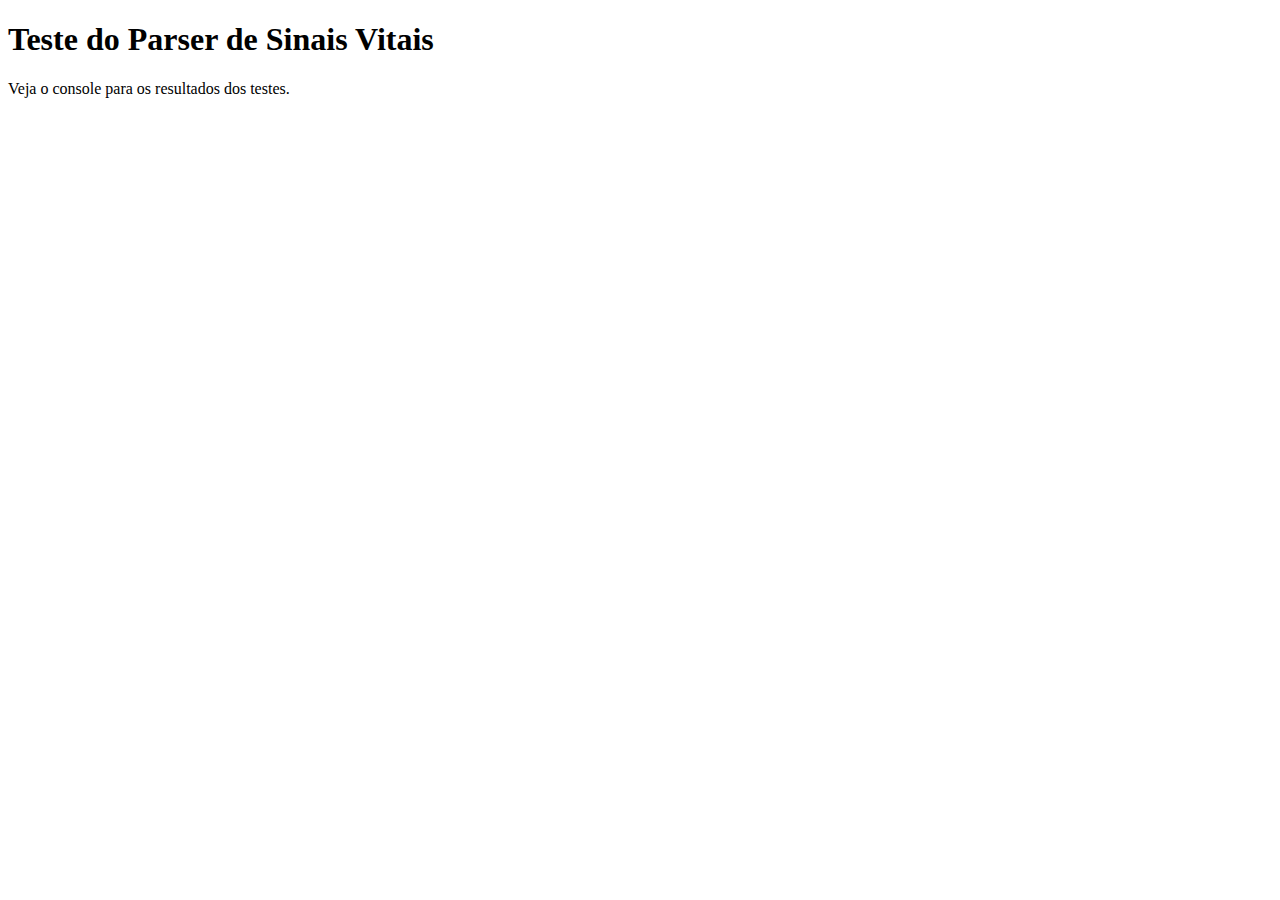
<file: test_vital_signs.html>
<!DOCTYPE html>
<html>
<head>
    <title>Teste - Sinais Vitais</title>
</head>
<body>
    <h1>Teste do Parser de Sinais Vitais</h1>
    
    <script>
        // Copiar a função parseVitalSignInput para teste
        function parseVitalSignInput(input) {
            const cleanInput = input.trim();
            
            // Verifica se é um range (formato: min-max)
            if (cleanInput.includes('-') && !cleanInput.includes(' ')) {
                const rangeParts = cleanInput.split('-');
                if (rangeParts.length === 2) {
                    const min = parseFloat(rangeParts[0]);
                    const max = parseFloat(rangeParts[1]);
                    if (!isNaN(min) && !isNaN(max)) {
                        return {
                            type: 'range',
                            values: [min, max],
                            displayText: `${min}-${max}`,
                            statisticalValue: (min + max) / 2 // Média do range
                        };
                    }
                }
            }
            
            // Verifica se são múltiplos valores (formato: val1-val2-val3 ou val1 val2 val3)
            const separator = cleanInput.includes('-') ? '-' : ' ';
            const values = cleanInput.split(separator)
                .map(val => parseFloat(val.trim()))
                .filter(val => !isNaN(val));
            
            if (values.length > 1) {
                return {
                    type: 'multiple',
                    values: values,
                    displayText: values.join('-'),
                    statisticalValue: values.reduce((sum, val) => sum + val, 0) / values.length // Média dos valores
                };
            }
            
            // Valor único
            const singleValue = parseFloat(cleanInput);
            if (!isNaN(singleValue)) {
                return {
                    type: 'single',
                    values: [singleValue],
                    displayText: singleValue.toString(),
                    statisticalValue: singleValue
                };
            }
            
            return null;
        }
        
        // Testes
        console.log('=== TESTES DO PARSER DE SINAIS VITAIS ===');
        
        // Teste 1: Range FC
        const test1 = parseVitalSignInput('65-89');
        console.log('Teste 1 (FC range 65-89):', test1);
        
        // Teste 2: Range Temperatura
        const test2 = parseVitalSignInput('36.2-37.1');
        console.log('Teste 2 (Temp range 36.2-37.1):', test2);
        
        // Teste 3: Múltiplos valores PAM
        const test3 = parseVitalSignInput('80-85-90-78-92');
        console.log('Teste 3 (PAM múltiplos 80-85-90-78-92):', test3);
        
        // Teste 4: Múltiplos valores Glicemia
        const test4 = parseVitalSignInput('65-134-87-98-78');
        console.log('Teste 4 (Glicemia múltiplos 65-134-87-98-78):', test4);
        
        // Teste 5: Valor único
        const test5 = parseVitalSignInput('98');
        console.log('Teste 5 (Valor único 98):', test5);
        
        // Teste 6: Entrada inválida
        const test6 = parseVitalSignInput('abc');
        console.log('Teste 6 (Entrada inválida abc):', test6);
        
        document.body.innerHTML += '<p>Veja o console para os resultados dos testes.</p>';
    </script>
</body>
</html>
</file>
<file: static/css/healthcare-theme.css>
/**
 * Healthcare Professional Interface Theme
 * Optimized for clinical environments and mobile devices
 * WCAG AAA compliant with medical color standards
 */

/* ========================================
   CSS Custom Properties - Design System
   ======================================== */
:root {
  /* Healthcare Color Palette */
  --medical-primary: #2563eb;      /* Professional blue */
  --medical-secondary: #0ea5e9;    /* Light blue */
  --medical-success: #059669;      /* Medical green (safe) */
  --medical-warning: #d97706;      /* Amber warning */
  --medical-danger: #dc2626;       /* Medical red (critical) */
  --medical-info: #7c3aed;         /* Purple info */
  
  /* Neutral Palette */
  --gray-50: #f8fafc;
  --gray-100: #f1f5f9;
  --gray-200: #e2e8f0;
  --gray-300: #cbd5e1;
  --gray-400: #94a3b8;
  --gray-500: #64748b;
  --gray-600: #475569;
  --gray-700: #334155;
  --gray-800: #1e293b;
  --gray-900: #0f172a;
  
  /* Typography */
  --font-family-base: 'Inter', -apple-system, BlinkMacSystemFont, 'Segoe UI', sans-serif;
  --font-family-mono: 'SF Mono', Monaco, 'Cascadia Code', monospace;
  
  /* Spacing Scale */
  --space-xs: 0.25rem;    /* 4px */
  --space-sm: 0.5rem;     /* 8px */
  --space-md: 0.75rem;    /* 12px */
  --space-lg: 1rem;       /* 16px */
  --space-xl: 1.5rem;     /* 24px */
  --space-2xl: 2rem;      /* 32px */
  --space-3xl: 3rem;      /* 48px */
  
  /* Touch Targets */
  --touch-target-min: 44px;        /* iOS/Android minimum */
  --touch-target-optimal: 48px;    /* Optimal for gloved hands */
  
  /* Borders & Radius */
  --border-radius-sm: 0.375rem;    /* 6px */
  --border-radius-md: 0.5rem;      /* 8px */
  --border-radius-lg: 0.75rem;     /* 12px */
  --border-width: 1px;
  --border-width-thick: 2px;
  
  /* Shadows */
  --shadow-sm: 0 1px 2px 0 rgb(0 0 0 / 0.05);
  --shadow-md: 0 4px 6px -1px rgb(0 0 0 / 0.1), 0 2px 4px -2px rgb(0 0 0 / 0.1);
  --shadow-lg: 0 10px 15px -3px rgb(0 0 0 / 0.1), 0 4px 6px -4px rgb(0 0 0 / 0.1);
  
  /* Focus States */
  --focus-ring: 0 0 0 3px rgb(37 99 235 / 0.2);
  --focus-ring-danger: 0 0 0 3px rgb(220 38 38 / 0.2);
}

/* ========================================
   Base Styles & Reset
   ======================================== */
*,
*::before,
*::after {
  box-sizing: border-box;
}

body {
  font-family: var(--font-family-base);
  line-height: 1.6;
  color: var(--gray-800);
  background-color: var(--gray-50);
  -webkit-font-smoothing: antialiased;
  -moz-osx-font-smoothing: grayscale;
  overflow-x: hidden;
}

/* ========================================
   Typography Scale
   ======================================== */
.text-xs { font-size: 0.75rem; line-height: 1rem; }
.text-sm { font-size: 0.875rem; line-height: 1.25rem; }
.text-base { font-size: 1rem; line-height: 1.5rem; }
.text-lg { font-size: 1.125rem; line-height: 1.75rem; }
.text-xl { font-size: 1.25rem; line-height: 1.75rem; }
.text-2xl { font-size: 1.5rem; line-height: 2rem; }
.text-3xl { font-size: 1.875rem; line-height: 2.25rem; }

.font-medium { font-weight: 500; }
.font-semibold { font-weight: 600; }
.font-bold { font-weight: 700; }

/* ========================================
   Header & Navigation
   ======================================== */
.healthcare-header {
  background: linear-gradient(135deg, var(--medical-primary) 0%, var(--medical-secondary) 100%);
  color: white;
  padding: var(--space-lg) 0;
  box-shadow: var(--shadow-lg);
  position: sticky;
  top: 0;
  z-index: 1000;
}

.healthcare-header .container {
  display: flex;
  align-items: center;
  justify-content: space-between;
}

.healthcare-logo {
  display: flex;
  align-items: center;
  gap: var(--space-md);
  font-size: var(--text-xl);
  font-weight: var(--font-semibold);
  text-decoration: none;
  color: inherit;
}

.healthcare-logo img {
  width: 40px;
  height: 40px;
  border-radius: var(--border-radius-md);
}

.healthcare-badge {
  background: rgba(255, 255, 255, 0.2);
  padding: var(--space-xs) var(--space-sm);
  border-radius: var(--border-radius-sm);
  font-size: var(--text-xs);
  font-weight: var(--font-medium);
}

/* ========================================
   Layout & Grid System
   ======================================== */
.healthcare-container {
  max-width: 1200px;
  margin: 0 auto;
  padding: 0 var(--space-lg);
}

.healthcare-grid {
  display: grid;
  gap: var(--space-xl);
  margin: var(--space-2xl) 0;
}

@media (min-width: 768px) {
  .healthcare-grid {
    grid-template-columns: 1fr 1fr;
  }
}

@media (min-width: 1024px) {
  .healthcare-grid {
    grid-template-columns: 2fr 1fr;
  }
}

/* ========================================
   Cards & Sections
   ======================================== */
.healthcare-card {
  background: white;
  border-radius: var(--border-radius-lg);
  box-shadow: var(--shadow-md);
  border: var(--border-width) solid var(--gray-200);
  overflow: hidden;
  transition: box-shadow 0.2s ease, transform 0.2s ease;
}

.healthcare-card:hover {
  box-shadow: var(--shadow-lg);
  transform: translateY(-2px);
}

.healthcare-card-header {
  background: var(--gray-100);
  padding: var(--space-xl);
  border-bottom: var(--border-width) solid var(--gray-200);
}

.healthcare-card-title {
  margin: 0;
  font-size: var(--text-xl);
  font-weight: var(--font-semibold);
  color: var(--gray-800);
  display: flex;
  align-items: center;
  gap: var(--space-md);
}

.healthcare-card-body {
  padding: var(--space-xl);
}

/* ========================================
   Progressive Form Design
   ======================================== */
.healthcare-form {
  display: flex;
  flex-direction: column;
  gap: var(--space-xl);
}

.healthcare-section {
  background: white;
  border-radius: var(--border-radius-lg);
  border: var(--border-width-thick) solid var(--gray-200);
  overflow: hidden;
  transition: border-color 0.2s ease;
}

.healthcare-section.active {
  border-color: var(--medical-primary);
  box-shadow: var(--focus-ring);
}

.healthcare-section-header {
  background: linear-gradient(135deg, var(--gray-100) 0%, var(--gray-50) 100%);
  padding: var(--space-lg) var(--space-xl);
  border-bottom: var(--border-width) solid var(--gray-200);
  cursor: pointer;
  user-select: none;
  transition: background-color 0.2s ease;
}

.healthcare-section-header:hover {
  background: var(--gray-100);
}

.healthcare-section-header.completed {
  background: linear-gradient(135deg, var(--medical-success) 0%, #10b981 100%);
  color: white;
}

.healthcare-section-title {
  display: flex;
  align-items: center;
  justify-content: space-between;
  margin: 0;
  font-size: var(--text-lg);
  font-weight: var(--font-semibold);
}

.healthcare-section-step {
  background: var(--medical-primary);
  color: white;
  width: 32px;
  height: 32px;
  border-radius: 50%;
  display: flex;
  align-items: center;
  justify-content: center;
  font-size: var(--text-sm);
  font-weight: var(--font-bold);
}

.healthcare-section-step.completed {
  background: var(--medical-success);
}

.healthcare-section-content {
  padding: var(--space-xl);
  display: none;
}

.healthcare-section.active .healthcare-section-content {
  display: block;
}

/* ========================================
   Form Controls - Touch Optimized
   ======================================== */
.form-group {
  display: flex;
  flex-direction: column;
  gap: var(--space-sm);
}

.form-label {
  font-size: var(--text-sm);
  font-weight: var(--font-medium);
  color: var(--gray-700);
  display: flex;
  align-items: center;
  gap: var(--space-sm);
}

.form-label.required::after {
  content: '*';
  color: var(--medical-danger);
  font-weight: var(--font-bold);
}

.form-control {
  min-height: var(--touch-target-optimal);
  padding: var(--space-md) var(--space-lg);
  border: var(--border-width-thick) solid var(--gray-300);
  border-radius: var(--border-radius-md);
  font-size: var(--text-base);
  font-family: inherit;
  background: white;
  transition: all 0.2s ease;
  width: 100%;
}

.form-control:focus {
  outline: none;
  border-color: var(--medical-primary);
  box-shadow: var(--focus-ring);
}

.form-control:invalid {
  border-color: var(--medical-danger);
  box-shadow: var(--focus-ring-danger);
}

.form-control.success {
  border-color: var(--medical-success);
  background-image: url("data:image/svg+xml,%3csvg xmlns='http://www.w3.org/2000/svg' viewBox='0 0 24 24' fill='%23059669'%3e%3cpath d='M9 12l2 2 4-4m6 2a9 9 0 11-18 0 9 9 0 0118 0z'/%3e%3c/svg%3e");
  background-repeat: no-repeat;
  background-position: right var(--space-md) center;
  background-size: 20px;
  padding-right: 3rem;
}

/* Touch-friendly number inputs */
.form-control[type="number"] {
  font-family: var(--font-family-mono);
  font-size: 1.125rem;
  text-align: right;
}

/* ========================================
   Calculation Fields with Visual Feedback
   ======================================== */
.calculation-field {
  background: var(--gray-50);
  border: var(--border-width-thick) solid var(--gray-200);
  border-radius: var(--border-radius-lg);
  padding: var(--space-xl);
  transition: all 0.3s ease;
}

.calculation-field.has-value {
  background: white;
  border-color: var(--medical-success);
  box-shadow: 0 0 0 1px var(--medical-success);
}

.calculation-input-group {
  display: flex;
  gap: var(--space-md);
  margin-bottom: var(--space-lg);
}

.calculation-input {
  flex: 1;
  min-height: var(--touch-target-optimal);
  padding: var(--space-md);
  border: var(--border-width) solid var(--gray-300);
  border-radius: var(--border-radius-md);
  font-size: var(--text-base);
  font-family: var(--font-family-mono);
}

.calculation-button {
  min-width: var(--touch-target-optimal);
  min-height: var(--touch-target-optimal);
  padding: 0 var(--space-lg);
  border: none;
  border-radius: var(--border-radius-md);
  font-weight: var(--font-medium);
  cursor: pointer;
  transition: all 0.2s ease;
  display: flex;
  align-items: center;
  justify-content: center;
  gap: var(--space-sm);
}

.calculation-button.primary {
  background: var(--medical-primary);
  color: white;
}

.calculation-button.primary:hover {
  background: #1d4ed8;
  transform: translateY(-1px);
}

.calculation-button.danger {
  background: var(--medical-danger);
  color: white;
}

.calculation-button.danger:hover {
  background: #b91c1c;
}

.calculation-list {
  background: white;
  border: var(--border-width) solid var(--gray-200);
  border-radius: var(--border-radius-md);
  max-height: 200px;
  overflow-y: auto;
}

.calculation-item {
  display: flex;
  align-items: center;
  justify-content: space-between;
  padding: var(--space-md) var(--space-lg);
  border-bottom: var(--border-width) solid var(--gray-100);
}

.calculation-item:last-child {
  border-bottom: none;
}

.calculation-total {
  background: var(--medical-primary);
  color: white;
  padding: var(--space-md) var(--space-lg);
  border-radius: var(--border-radius-md);
  font-weight: var(--font-bold);
  font-size: var(--text-lg);
  text-align: center;
  margin-top: var(--space-lg);
}

/* ========================================
   Action Buttons - Healthcare Optimized
   ======================================== */
.healthcare-button {
  min-height: var(--touch-target-optimal);
  padding: var(--space-md) var(--space-xl);
  border: none;
  border-radius: var(--border-radius-md);
  font-size: var(--text-base);
  font-weight: var(--font-semibold);
  cursor: pointer;
  transition: all 0.2s ease;
  display: inline-flex;
  align-items: center;
  justify-content: center;
  gap: var(--space-sm);
  text-decoration: none;
  position: relative;
  overflow: hidden;
}

.healthcare-button:focus {
  outline: none;
  box-shadow: var(--focus-ring);
}

.healthcare-button.primary {
  background: linear-gradient(135deg, var(--medical-primary) 0%, var(--medical-secondary) 100%);
  color: white;
  box-shadow: var(--shadow-md);
}

.healthcare-button.primary:hover {
  transform: translateY(-2px);
  box-shadow: var(--shadow-lg);
}

.healthcare-button.success {
  background: var(--medical-success);
  color: white;
}

.healthcare-button.lg {
  min-height: 56px;
  padding: var(--space-lg) var(--space-2xl);
  font-size: var(--text-lg);
}

.healthcare-button.full-width {
  width: 100%;
}

/* ========================================
   Results Display - Clinical Format
   ======================================== */
.results-container {
  background: white;
  border-radius: var(--border-radius-lg);
  box-shadow: var(--shadow-lg);
  overflow: hidden;
  margin-top: var(--space-2xl);
}

.results-header {
  background: linear-gradient(135deg, var(--gray-800) 0%, var(--gray-700) 100%);
  color: white;
  padding: var(--space-xl);
  display: flex;
  align-items: center;
  justify-content: space-between;
}

.results-title {
  margin: 0;
  font-size: var(--text-xl);
  font-weight: var(--font-semibold);
}

.results-actions {
  display: flex;
  gap: var(--space-md);
}

.results-body {
  padding: var(--space-2xl);
}

.patient-info {
  background: var(--gray-50);
  border-radius: var(--border-radius-md);
  padding: var(--space-xl);
  margin-bottom: var(--space-2xl);
}

.patient-name {
  font-size: var(--text-2xl);
  font-weight: var(--font-bold);
  color: var(--gray-800);
  margin: 0 0 var(--space-md) 0;
}

.patient-details {
  display: flex;
  gap: var(--space-lg);
  flex-wrap: wrap;
}

.patient-badge {
  background: var(--medical-info);
  color: white;
  padding: var(--space-sm) var(--space-md);
  border-radius: var(--border-radius-md);
  font-size: var(--text-sm);
  font-weight: var(--font-medium);
}

.measurements-grid {
  display: grid;
  grid-template-columns: repeat(auto-fit, minmax(250px, 1fr));
  gap: var(--space-lg);
  margin-bottom: var(--space-2xl);
}

.measurement-item {
  background: white;
  border: var(--border-width) solid var(--gray-200);
  border-radius: var(--border-radius-md);
  padding: var(--space-lg);
  text-align: center;
}

.measurement-label {
  font-size: var(--text-sm);
  color: var(--gray-600);
  margin-bottom: var(--space-sm);
}

.measurement-value {
  font-size: var(--text-xl);
  font-weight: var(--font-bold);
  color: var(--gray-800);
  font-family: var(--font-family-mono);
}

/* ========================================
   Balance Display - Clinical Priority
   ======================================== */
.balance-section {
  background: var(--gray-900);
  color: white;
  padding: var(--space-2xl);
  border-radius: var(--border-radius-lg);
  text-align: center;
  margin: var(--space-2xl) 0;
}

.balance-title {
  font-size: var(--text-lg);
  margin-bottom: var(--space-xl);
  opacity: 0.9;
}

.balance-value {
  font-size: 3rem;
  font-weight: var(--font-bold);
  font-family: var(--font-family-mono);
  margin-bottom: var(--space-md);
}

.balance-value.positive { color: var(--medical-success); }
.balance-value.negative { color: var(--medical-danger); }
.balance-value.neutral { color: var(--gray-300); }

.balance-subtitle {
  font-size: var(--text-base);
  opacity: 0.8;
}

/* ========================================
   Mobile Responsive Design
   ======================================== */
@media (max-width: 768px) {
  :root {
    --space-lg: 0.875rem;
    --space-xl: 1.25rem;
    --space-2xl: 1.75rem;
  }
  
  .healthcare-container {
    padding: 0 var(--space-md);
  }
  
  .healthcare-header .container {
    flex-direction: column;
    gap: var(--space-md);
    text-align: center;
  }
  
  .healthcare-grid {
    grid-template-columns: 1fr;
    gap: var(--space-lg);
  }
  
  .calculation-input-group {
    flex-direction: column;
  }
  
  .patient-details {
    justify-content: center;
  }
  
  .measurements-grid {
    grid-template-columns: 1fr;
  }
  
  .balance-value {
    font-size: 2.5rem;
  }
}

/* ========================================
   Dark Mode Support
   ======================================== */
@media (prefers-color-scheme: dark) {
  :root {
    --gray-50: #0f172a;
    --gray-100: #1e293b;
    --gray-200: #334155;
    --gray-300: #475569;
    --gray-800: #f1f5f9;
    --gray-900: #f8fafc;
  }
  
  body {
    background-color: var(--gray-50);
    color: var(--gray-800);
  }
  
  .healthcare-card,
  .form-control,
  .calculation-field {
    background: var(--gray-100);
    border-color: var(--gray-300);
    color: var(--gray-800);
  }
}

/* ========================================
   Print Styles
   ======================================== */
@media print {
  .healthcare-header,
  .healthcare-button,
  .results-actions {
    display: none !important;
  }
  
  .results-container {
    box-shadow: none;
    border: 1px solid #000;
  }
  
  * {
    color-adjust: exact;
    -webkit-print-color-adjust: exact;
  }
}

/* ========================================
   Accessibility Enhancements
   ======================================== */
@media (prefers-reduced-motion: reduce) {
  *,
  *::before,
  *::after {
    animation-duration: 0.01ms !important;
    animation-iteration-count: 1 !important;
    transition-duration: 0.01ms !important;
  }
}

.sr-only {
  position: absolute;
  width: 1px;
  height: 1px;
  padding: 0;
  margin: -1px;
  overflow: hidden;
  clip: rect(0, 0, 0, 0);
  white-space: nowrap;
  border: 0;
}

/* High contrast mode support */
@media (prefers-contrast: high) {
  .healthcare-button,
  .form-control,
  .healthcare-card {
    border-width: 2px;
  }
}

/* Focus visible for better keyboard navigation */
.healthcare-button:focus-visible,
.form-control:focus-visible,
.healthcare-section-header:focus-visible {
  outline: 3px solid var(--medical-primary);
  outline-offset: 2px;
}

/* ========================================
   Loading Screen
   ======================================== */
.loading-screen {
  position: fixed;
  top: 0;
  left: 0;
  width: 100vw;
  height: 100vh;
  background: var(--gray-900);
  display: flex;
  flex-direction: column;
  align-items: center;
  justify-content: center;
  z-index: 9999;
  color: white;
}

.loading-spinner {
  width: 48px;
  height: 48px;
  border: 4px solid rgba(255, 255, 255, 0.2);
  border-left: 4px solid var(--medical-primary);
  border-radius: 50%;
  animation: spin 1s linear infinite;
  margin-bottom: var(--space-lg);
}

@keyframes spin {
  0% { transform: rotate(0deg); }
  100% { transform: rotate(360deg); }
}

/* ========================================
   Progress Indicator
   ======================================== */
.progress-container {
  background: white;
  border-radius: var(--border-radius-lg);
  padding: var(--space-lg);
  margin-bottom: var(--space-xl);
  box-shadow: var(--shadow-md);
  border: var(--border-width) solid var(--gray-200);
}

.progress-bar {
  height: 8px;
  background: linear-gradient(90deg, var(--medical-primary), var(--medical-secondary));
  border-radius: 4px;
  transition: width 0.3s ease;
  width: 0%;
}

.progress-text {
  text-align: center;
  margin-top: var(--space-sm);
  font-size: var(--text-sm);
  font-weight: var(--font-medium);
  color: var(--gray-600);
}

/* ========================================
   Period Selection
   ======================================== */
.period-options {
  display: grid;
  grid-template-columns: 1fr 1fr;
  gap: var(--space-lg);
}

.period-option {
  background: white;
  border: var(--border-width-thick) solid var(--gray-300);
  border-radius: var(--border-radius-lg);
  padding: var(--space-xl);
  cursor: pointer;
  transition: all 0.2s ease;
  display: flex;
  flex-direction: column;
  align-items: center;
  text-align: center;
}

.period-option:hover {
  border-color: var(--medical-primary);
  transform: translateY(-2px);
}

.period-option input[type="radio"] {
  position: absolute;
  opacity: 0;
  pointer-events: none;
}

.period-option input[type="radio"]:checked + .period-label {
  color: var(--medical-primary);
}

.period-option:has(input:checked) {
  border-color: var(--medical-primary);
  background: linear-gradient(135deg, rgba(37, 99, 235, 0.05), rgba(14, 165, 233, 0.05));
  box-shadow: var(--focus-ring);
}

.period-label {
  font-size: var(--text-lg);
  font-weight: var(--font-semibold);
  margin-bottom: var(--space-sm);
  transition: color 0.2s ease;
}

.period-description {
  font-size: var(--text-sm);
  color: var(--gray-500);
}

/* ========================================
   Form Grid & Layout
   ======================================== */
.form-grid {
  display: grid;
  gap: var(--space-xl);
}

@media (min-width: 768px) {
  .form-grid {
    grid-template-columns: 1fr 1fr;
  }
  
  .form-grid .form-group:first-child {
    grid-column: 1 / -1;
  }
}

.measurements-grid {
  display: grid;
  gap: var(--space-lg);
  grid-template-columns: repeat(auto-fit, minmax(280px, 1fr));
}

.values-grid {
  display: grid;
  gap: var(--space-2xl);
}

@media (min-width: 1024px) {
  .values-grid {
    grid-template-columns: 1fr 1fr;
  }
}

.values-section-title {
  display: flex;
  align-items: center;
  gap: var(--space-md);
  margin-bottom: var(--space-xl);
  font-size: var(--text-xl);
  font-weight: var(--font-semibold);
  padding-bottom: var(--space-md);
  border-bottom: var(--border-width-thick) solid var(--gray-200);
}

.values-section-title.success {
  color: var(--medical-success);
  border-color: var(--medical-success);
}

.values-section-title.danger {
  color: var(--medical-danger);
  border-color: var(--medical-danger);
}

/* ========================================
   Input with Unit
   ======================================== */
.input-with-unit {
  position: relative;
  display: flex;
  align-items: center;
}

.input-with-unit input {
  padding-right: 4rem;
}

.input-unit {
  position: absolute;
  right: var(--space-lg);
  font-size: var(--text-sm);
  font-weight: var(--font-medium);
  color: var(--gray-500);
  pointer-events: none;
}

/* ========================================
   Section Actions
   ======================================== */
.section-actions {
  display: flex;
  gap: var(--space-lg);
  justify-content: space-between;
  margin-top: var(--space-2xl);
  padding-top: var(--space-xl);
  border-top: var(--border-width) solid var(--gray-200);
}

@media (max-width: 768px) {
  .section-actions {
    flex-direction: column;
  }
  
  .section-actions .healthcare-button {
    width: 100%;
  }
}

/* ========================================
   Form Help Text
   ======================================== */
.form-help {
  display: flex;
  align-items: center;
  gap: var(--space-sm);
  font-size: var(--text-xs);
  color: var(--gray-500);
  margin-top: var(--space-sm);
}

.form-help i {
  color: var(--medical-info);
}

/* ========================================
   Calculation Labels
   ======================================== */
.calculation-label {
  display: flex;
  align-items: center;
  gap: var(--space-md);
  font-size: var(--text-base);
  font-weight: var(--font-semibold);
  color: var(--gray-700);
  margin-bottom: var(--space-lg);
}

.calculation-label i {
  color: var(--medical-primary);
  font-size: 1.25rem;
}

/* ========================================
   Field Errors
   ======================================== */
.field-error {
  color: var(--medical-danger);
  font-size: var(--text-xs);
  margin-top: var(--space-sm);
  display: flex;
  align-items: center;
  gap: var(--space-sm);
}

.field-error::before {
  content: '⚠';
  font-weight: bold;
}

.form-control.error {
  border-color: var(--medical-danger);
  box-shadow: var(--focus-ring-danger);
}

/* ========================================
   Connection Status
   ======================================== */
.healthcare-status {
  display: flex;
  align-items: center;
  gap: var(--space-sm);
  font-size: var(--text-sm);
}

.status-indicator {
  width: 12px;
  height: 12px;
  border-radius: 50%;
  border: 2px solid currentColor;
}

.status-indicator.online {
  background: var(--medical-success);
  color: var(--medical-success);
}

.status-indicator.offline {
  background: var(--medical-danger);
  color: var(--medical-danger);
}

/* ========================================
   Toast Notifications
   ======================================== */
.toast {
  position: fixed;
  top: var(--space-xl);
  right: var(--space-xl);
  background: white;
  border-radius: var(--border-radius-lg);
  box-shadow: var(--shadow-lg);
  border-left: 4px solid var(--medical-info);
  min-width: 300px;
  z-index: 1050;
  transform: translateX(400px);
  transition: transform 0.3s ease;
}

.toast.show {
  transform: translateX(0);
}

.toast.error {
  border-left-color: var(--medical-danger);
}

.toast.success {
  border-left-color: var(--medical-success);
}

.toast-header {
  padding: var(--space-md) var(--space-lg);
  border-bottom: var(--border-width) solid var(--gray-200);
  display: flex;
  align-items: center;
  gap: var(--space-sm);
  font-weight: var(--font-semibold);
}

.toast.error .toast-header {
  color: var(--medical-danger);
}

.toast.success .toast-header {
  color: var(--medical-success);
}

.toast-body {
  padding: var(--space-md) var(--space-lg);
  color: var(--gray-700);
}

/* ========================================
   Footer
   ======================================== */
.healthcare-footer {
  background: var(--gray-100);
  color: var(--gray-600);
  padding: var(--space-2xl) 0;
  margin-top: var(--space-3xl);
  text-align: center;
  font-size: var(--text-sm);
}

.footer-link {
  color: var(--medical-primary);
  text-decoration: none;
}

.footer-link:hover {
  text-decoration: underline;
}

/* ========================================
   Button Variants
   ======================================== */
.healthcare-button.secondary {
  background: var(--gray-200);
  color: var(--gray-700);
}

.healthcare-button.secondary:hover {
  background: var(--gray-300);
  transform: translateY(-1px);
}

/* ========================================
   Animation Classes
   ======================================== */
.spin {
  animation: spin 1s linear infinite;
}

.fade-in {
  animation: fadeIn 0.3s ease-in;
}

@keyframes fadeIn {
  from { opacity: 0; transform: translateY(10px); }
  to { opacity: 1; transform: translateY(0); }
}

/* ========================================
   Mobile Optimizations
   ======================================== */
@media (max-width: 768px) {
  .period-options {
    grid-template-columns: 1fr;
  }
  
  .measurements-grid {
    grid-template-columns: 1fr;
  }
  
  .toast {
    right: var(--space-md);
    left: var(--space-md);
    min-width: auto;
  }
  
  .healthcare-header .healthcare-container {
    flex-direction: column;
    gap: var(--space-md);
  }
  
  .calculation-input-group {
    flex-direction: column;
  }
  
  .calculation-button {
    width: 100%;
  }
}

/* ========================================
   High DPI / Retina Support
   ======================================== */
@media (-webkit-min-device-pixel-ratio: 2), (min-resolution: 192dpi) {
  .healthcare-logo img {
    image-rendering: -webkit-optimize-contrast;
    image-rendering: crisp-edges;
  }
}
</file>
